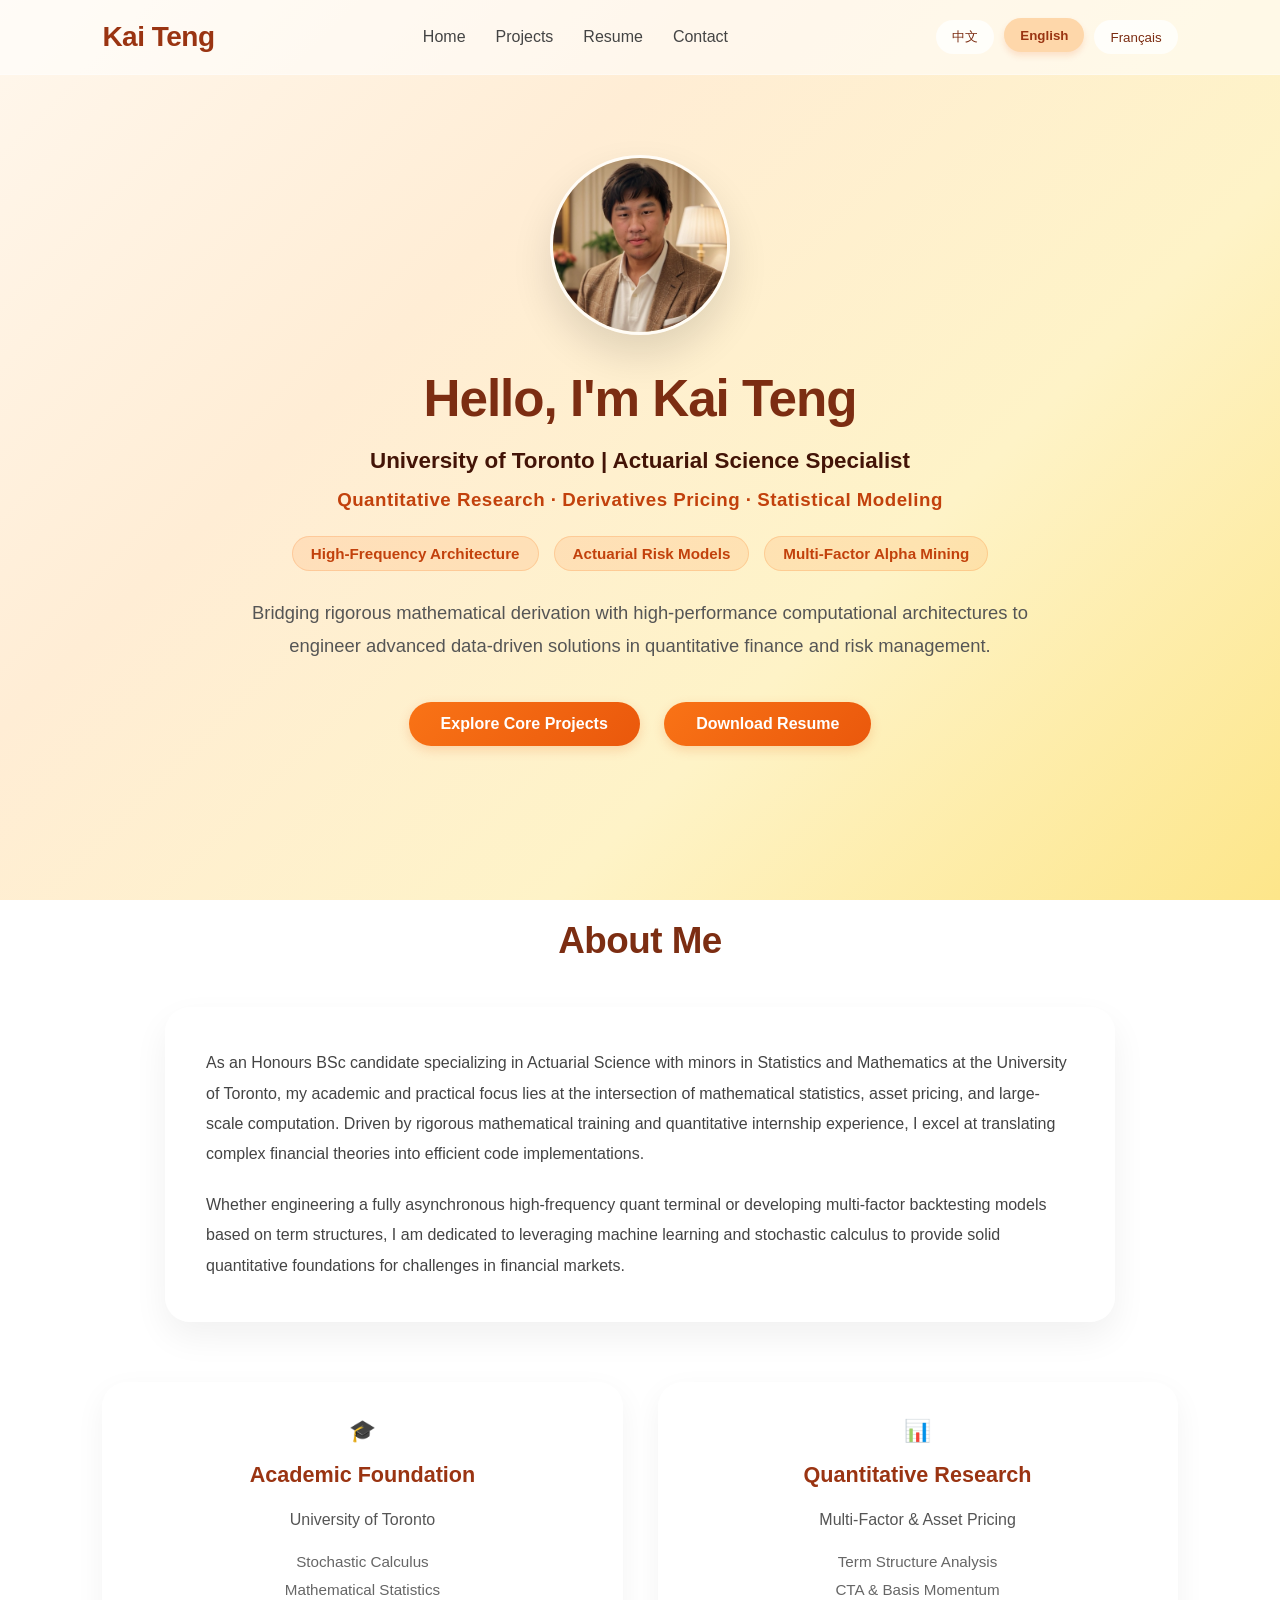
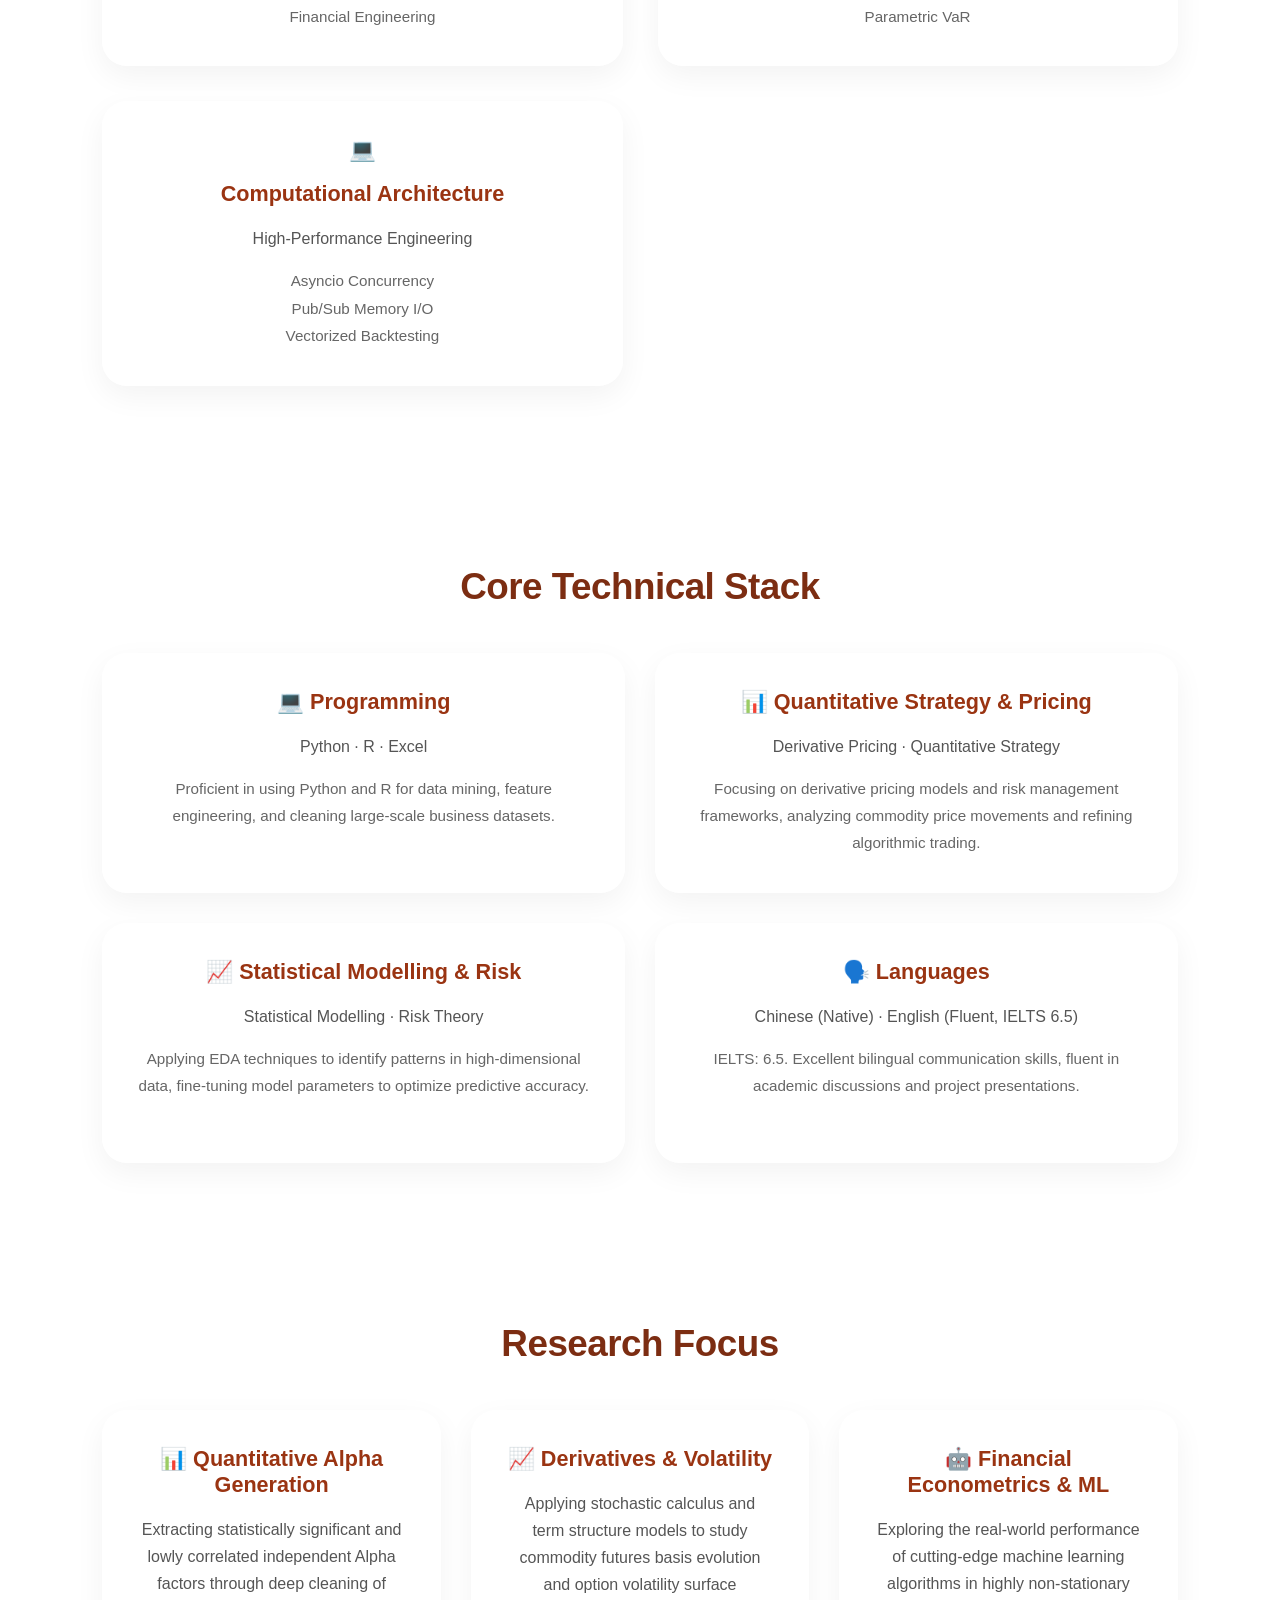
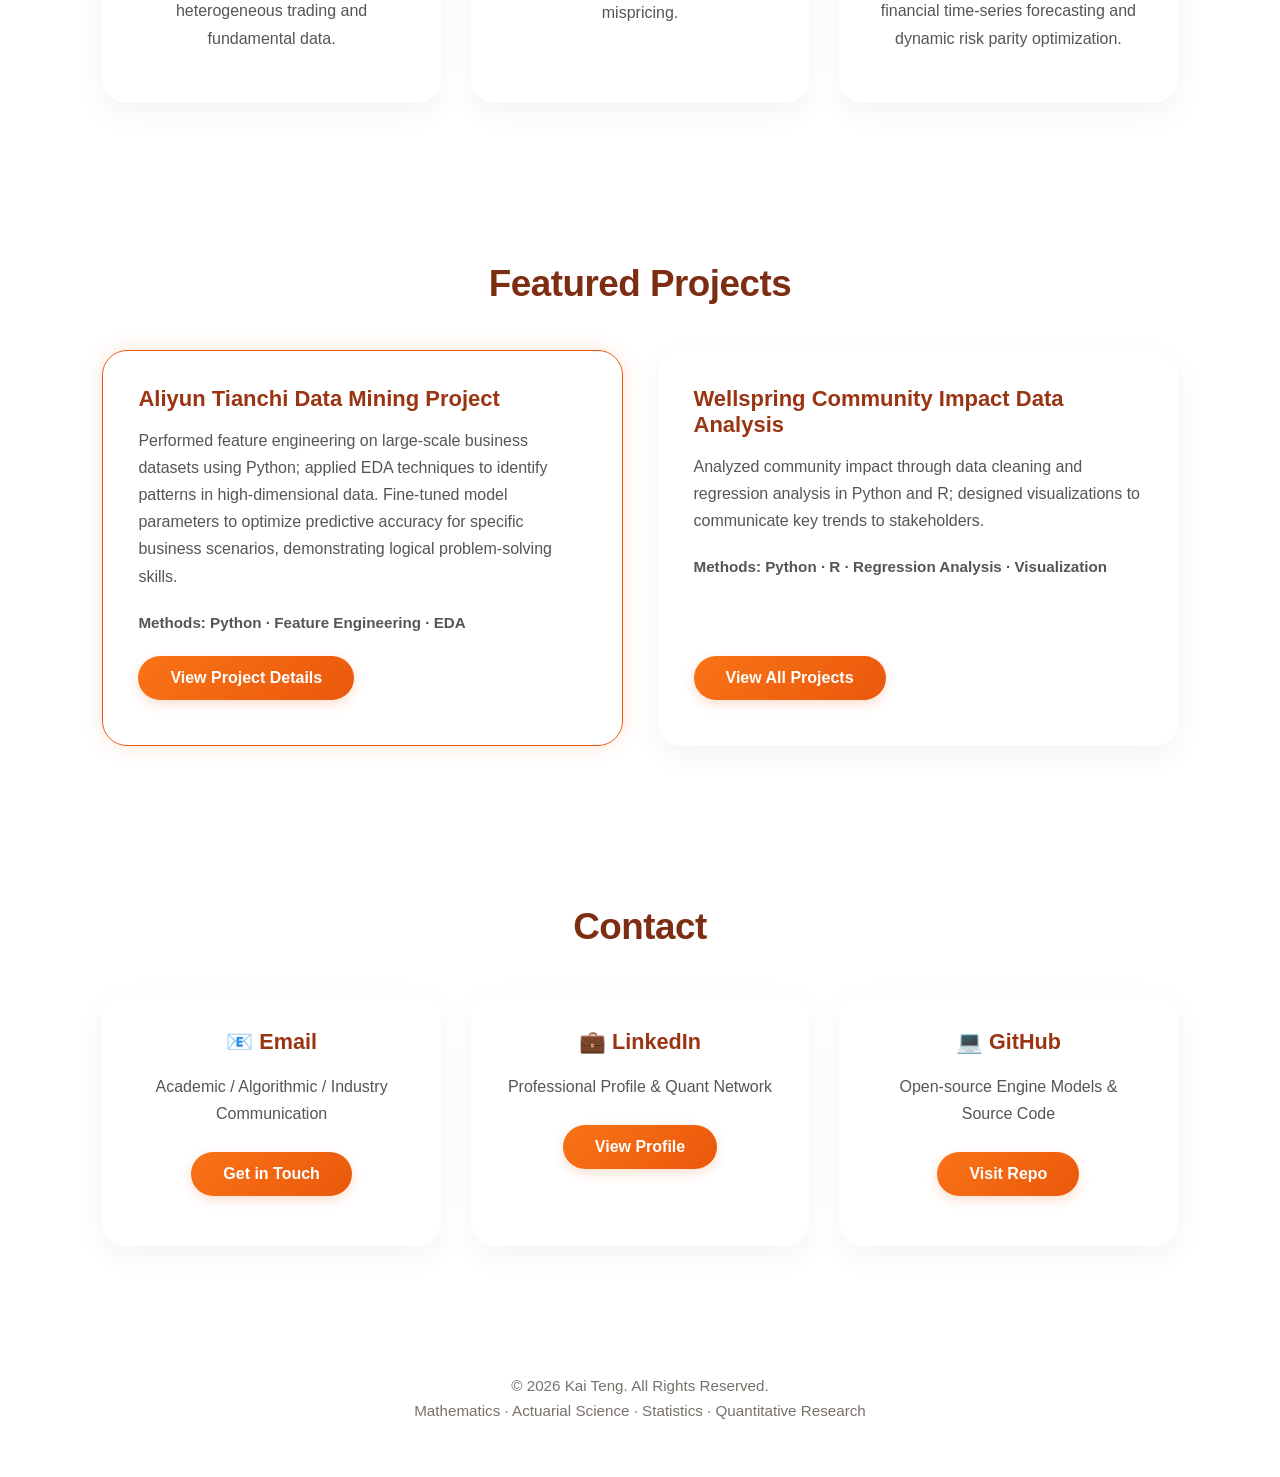
<file: index.html>
<!DOCTYPE html>
<html lang="en">
<head>
    <meta charset="UTF-8">
    <meta name="viewport" content="width=device-width, initial-scale=1.0">
    <title
        data-cn="滕凯 | 量化与精算作品集"
        data-en="Kai Teng | Quant & Actuarial Portfolio"
        data-fr="Kai Teng | Portfolio Quantitatif">
        Kai Teng | Quant & Actuarial Portfolio
    </title>

    <link rel="stylesheet" href="css/style.css">
    <link rel="stylesheet" href="css/animation.css">
    <link rel="stylesheet" href="css/responsive.css">
</head>

<body>

<!-- ==========================
     Navigation
=========================== -->
<header class="navbar">
    <div class="logo">Kai Teng</div>
    <nav>
        <ul class="nav-links">
            <li><a href="index.html" data-cn="首页" data-en="Home" data-fr="Accueil">Home</a></li>
            <li><a href="projects.html" data-cn="项目" data-en="Projects" data-fr="Projets">Projects</a></li>
            <li><a href="resume.html" data-cn="简历" data-en="Resume" data-fr="CV">Resume</a></li>
            <li><a href="contact.html" data-cn="联系" data-en="Contact" data-fr="Contact">Contact</a></li>
        </ul>
    </nav>
    <div class="language-switch">
        <button onclick="changeLanguage('cn')">中文</button>
        <button onclick="changeLanguage('en')">English</button>
        <button onclick="changeLanguage('fr')">Français</button>
    </div>
</header>

<!-- ==========================
     Hero Section
=========================== -->
<section class="hero reveal">
    <div class="hero-content">
        <img src="images/avatar.png" alt="Kai Teng" class="profile-img avatar-float">
        
        <h1 class="hero-title"
            data-cn="你好，我是滕凯"
            data-en="Hello, I'm Kai Teng"
            data-fr="Bonjour, je suis Kai Teng">
            Hello, I'm Kai Teng
        </h1>

        <h2 class="hero-subtitle"
            data-cn="多伦多大学 | 精算学专修学者"
            data-en="University of Toronto | Actuarial Science Specialist"
            data-fr="Université de Toronto | Spécialiste en Actuariat">
            University of Toronto | Actuarial Science Specialist
        </h2>

        <h3 class="hero-field"
            data-cn="量化研究 · 衍生品定价 · 统计建模"
            data-en="Quantitative Research · Derivatives Pricing · Statistical Modeling"
            data-fr="Recherche Quantitative · Tarification des Dérivés · Modélisation Statistique">
            Quantitative Research · Derivatives Pricing · Statistical Modeling
        </h3>

        <div class="hero-interests">
            <p data-cn="高频系统架构" data-en="High-Frequency Architecture" data-fr="Architecture Haute Fréquence">High-Frequency Architecture</p>
            <p data-cn="精算风控模型" data-en="Actuarial Risk Models" data-fr="Modèles de Risque Actuariel">Actuarial Risk Models</p>
            <p data-cn="多因子 Alpha 挖掘" data-en="Multi-Factor Alpha Mining" data-fr="Génération d'Alpha">Multi-Factor Alpha Mining</p>
        </div>

        <p class="hero-description"
            data-cn="深度融合严谨的数理推导与高效的计算底层，致力于在量化金融与风险管理领域构建先进的数据驱动工程解决方案。"
            data-en="Bridging rigorous mathematical derivation with high-performance computational architectures to engineer advanced data-driven solutions in quantitative finance and risk management."
            data-fr="Alliant dérivations mathématiques rigoureuses et architectures de calcul haute performance pour concevoir des solutions en finance quantitative.">
            Bridging rigorous mathematical derivation with high-performance computational architectures to engineer advanced data-driven solutions in quantitative finance and risk management.
        </p>

        <div class="hero-buttons">
            <a href="projects.html" class="btn glow-button"
               data-cn="探索核心项目"
               data-en="Explore Core Projects"
               data-fr="Explorer les Projets">
                Explore Core Projects
            </a>
            <a href="assets/documents/resume.pdf" target="_blank" class="btn"
               data-cn="下载完整简历"
               data-en="Download Resume"
               data-fr="Télécharger le CV">
                Download Resume
            </a>
        </div>
    </div>
</section>

<!-- ==========================
     About Me
=========================== -->
<section class="about reveal">
    <h2 class="section-title" data-cn="关于我" data-en="About Me" data-fr="À Propos de Moi">About Me</h2>

    <div class="info-box">
        <p data-cn="作为多伦多大学精算学专修、统计学与数学双辅修的理学士候选人，我的学术与实践核心聚焦于数理统计、资产定价与大规模数据计算的交叉领域。在严谨的数学训练与量化实习经验的驱动下，我擅长将复杂的金融理论转化为高效的代码实现。"
           data-en="As an Honours BSc candidate specializing in Actuarial Science with minors in Statistics and Mathematics at the University of Toronto, my academic and practical focus lies at the intersection of mathematical statistics, asset pricing, and large-scale computation. Driven by rigorous mathematical training and quantitative internship experience, I excel at translating complex financial theories into efficient code implementations."
           data-fr="En tant que candidat au BSc spécialisé en Actuariat avec des mineures en Statistiques et Mathématiques à l'Université de Toronto, mon expertise se situe à l'intersection des statistiques mathématiques, de l'évaluation des actifs et du calcul à grande échelle.">
           As an Honours BSc candidate specializing in Actuarial Science with minors in Statistics and Mathematics at the University of Toronto, my academic and practical focus lies at the intersection of mathematical statistics, asset pricing, and large-scale computation. Driven by rigorous mathematical training and quantitative internship experience, I excel at translating complex financial theories into efficient code implementations.
        </p>
        <p data-cn="无论是构建全异步的高频量化终端，还是开发基于期限结构的多因子回测模型，我都致力于运用前沿的机器学习算法与随机微积分理论，为金融市场中的挑战提供坚实的量化依据。"
           data-en="Whether engineering a fully asynchronous high-frequency quant terminal or developing multi-factor backtesting models based on term structures, I am dedicated to leveraging machine learning and stochastic calculus to provide solid quantitative foundations for challenges in financial markets."
           data-fr="Qu'il s'agisse d'ingénierie d'un terminal quantitatif asynchrone ou du développement de modèles de backtesting multi-facteurs, je m'engage à utiliser le machine learning et le calcul stochastique pour relever les défis financiers.">
           Whether engineering a fully asynchronous high-frequency quant terminal or developing multi-factor backtesting models based on term structures, I am dedicated to leveraging machine learning and stochastic calculus to provide solid quantitative foundations for challenges in financial markets.
        </p>
    </div>

    <div class="projects-grid about-grid">
        <div class="card">
            <h3>🎓</h3>
            <h3 data-cn="学术积淀" data-en="Academic Foundation" data-fr="Fondation Académique">Academic Foundation</h3>
            <p>University of Toronto</p>
            <span data-cn="随机微积分<br>数理统计<br>金融工程"
                  data-en="Stochastic Calculus<br>Mathematical Statistics<br>Financial Engineering"
                  data-fr="Calcul Stochastique<br>Statistiques Mathématiques<br>Ingénierie Financière">
                  Stochastic Calculus<br>Mathematical Statistics<br>Financial Engineering
            </span>
        </div>

        <div class="card">
            <h3>📊</h3>
            <h3 data-cn="量化研究" data-en="Quantitative Research" data-fr="Recherche Quantitative">Quantitative Research</h3>
            <p data-cn="多因子与资产定价" data-en="Multi-Factor & Asset Pricing" data-fr="Multi-Facteurs & Tarification">Multi-Factor & Asset Pricing</p>
            <span data-cn="期限结构分析<br>CTA 与基差动量<br>参数化 VaR 风控"
                  data-en="Term Structure Analysis<br>CTA & Basis Momentum<br>Parametric VaR"
                  data-fr="Analyse de Structure par Terme<br>CTA & Momentum de Base<br>VaR Paramétrique">
                  Term Structure Analysis<br>CTA & Basis Momentum<br>Parametric VaR
            </span>
        </div>

        <div class="card">
            <h3>💻</h3>
            <h3 data-cn="底层计算架构" data-en="Computational Architecture" data-fr="Architecture de Calcul">Computational Architecture</h3>
            <p data-cn="高性能工程实现" data-en="High-Performance Engineering" data-fr="Ingénierie Haute Performance">High-Performance Engineering</p>
            <span data-cn="Asyncio 并发网关<br>Pub/Sub 内存通信<br>向量化矩阵回测"
                  data-en="Asyncio Concurrency<br>Pub/Sub Memory I/O<br>Vectorized Backtesting"
                  data-fr="Concurrence Asyncio<br>E/S en Mémoire Pub/Sub<br>Backtesting Vectorisé">
                  Asyncio Concurrency<br>Pub/Sub Memory I/O<br>Vectorized Backtesting
            </span>
        </div>
    </div>
</section>

<!-- ==========================
     Technical Skills
=========================== -->
<section class="reveal skills-section">
    <h2 class="section-title" data-cn="核心技术栈" data-en="Core Technical Stack" data-fr="Pile Technique de Base">
        Core Technical Stack
    </h2>

    <div class="skills-grid">
        <div class="card skill-card">
            <h3>💻 Programming</h3>
            <p data-cn="Python · R · Excel" data-en="Python · R · Excel" data-fr="Python · R · Excel">Python · R · Excel</p>
            <span data-cn="精通使用 Python 与 R 进行数据挖掘、特征工程与大规模商业数据集的清洗和处理。"
                  data-en="Proficient in using Python and R for data mining, feature engineering, and cleaning large-scale business datasets."
                  data-fr="Compétent dans l'utilisation de Python et R pour l'exploration de données et le nettoyage.">
                  Proficient in using Python and R for data mining, feature engineering, and cleaning large-scale business datasets.
            </span>
        </div>

        <div class="card skill-card">
            <h3>📊 Quantitative Strategy & Pricing</h3>
            <p data-cn="衍生品定价 · 量化策略" data-en="Derivative Pricing · Quantitative Strategy" data-fr="Tarification des Dérivés · Stratégie Quantitative">Derivative Pricing · Quantitative Strategy</p>
            <span data-cn="重点关注衍生品定价模型和风险管理框架，能够分析商品价格走势并完善算法交易决策。"
                  data-en="Focusing on derivative pricing models and risk management frameworks, analyzing commodity price movements and refining algorithmic trading."
                  data-fr="Se concentrant sur les modèles de tarification des dérivés et les cadres de gestion des risques.">
                  Focusing on derivative pricing models and risk management frameworks, analyzing commodity price movements and refining algorithmic trading.
            </span>
        </div>

        <div class="card skill-card">
            <h3>📈 Statistical Modelling & Risk</h3>
            <p data-cn="统计建模 · 风险理论" data-en="Statistical Modelling · Risk Theory" data-fr="Modélisation Statistique · Théorie du Risque">Statistical Modelling · Risk Theory</p>
            <span data-cn="应用 EDA 技术识别高维数据中的模式，并微调模型参数以优化特定业务场景的预测准确性。"
                  data-en="Applying EDA techniques to identify patterns in high-dimensional data, fine-tuning model parameters to optimize predictive accuracy."
                  data-fr="Application de techniques d'EDA pour identifier des modèles dans des données à haute dimension.">
                  Applying EDA techniques to identify patterns in high-dimensional data, fine-tuning model parameters to optimize predictive accuracy.
            </span>
        </div>

        <div class="card skill-card">
            <h3>🗣️ Languages</h3>
            <p data-cn="中文 (Native) · 英文 (Fluent)" data-en="Chinese (Native) · English (Fluent, IELTS 6.5)" data-fr="Chinois (Natif) · Anglais (Courant)">Chinese (Native) · English (Fluent, IELTS 6.5)</p>
            <span data-cn="雅思 (IELTS): 6.5。具备出色的双语沟通能力，能够流畅地进行学术探讨与项目工作汇报。"
                  data-en="IELTS: 6.5. Excellent bilingual communication skills, fluent in academic discussions and project presentations."
                  data-fr="IELTS : 6.5. Excellentes compétences en communication bilingue.">
                  IELTS: 6.5. Excellent bilingual communication skills, fluent in academic discussions and project presentations.
            </span>
        </div>
    </div>
</section>

<!-- ==========================
     Research Interests
=========================== -->
<section class="reveal">
    <h2 class="section-title" data-cn="重点研究领域" data-en="Research Focus" data-fr="Domaines de Recherche">
        Research Focus
    </h2>

    <div class="research-grid">
        <div class="card research-card">
            <h3>📊 Quantitative Alpha Generation</h3>
            <p data-cn="通过深度清洗交易与基本面异构数据，挖掘具备统计显著性且低相关的独立 Alpha 因子。"
               data-en="Extracting statistically significant and lowly correlated independent Alpha factors through deep cleaning of heterogeneous trading and fundamental data."
               data-fr="Extraction de facteurs Alpha indépendants et statistiquement significatifs grâce au nettoyage approfondi des données hétérogènes.">
               Extracting statistically significant and lowly correlated independent Alpha factors through deep cleaning of heterogeneous trading and fundamental data.
            </p>
        </div>

        <div class="card research-card">
            <h3>📈 Derivatives & Volatility</h3>
            <p data-cn="利用随机微积分与期限结构模型，研究大宗商品期货基差演变及期权波动率曲面的定价失效机制。"
               data-en="Applying stochastic calculus and term structure models to study commodity futures basis evolution and option volatility surface mispricing."
               data-fr="Application du calcul stochastique et des modèles de structure par terme pour étudier l'évolution de la base des contrats à terme.">
               Applying stochastic calculus and term structure models to study commodity futures basis evolution and option volatility surface mispricing.
            </p>
        </div>

        <div class="card research-card">
            <h3>🤖 Financial Econometrics & ML</h3>
            <p data-cn="探索前沿机器学习算法在极度非平稳的金融时序预测与动态风险平价组合优化中的实战表现。"
               data-en="Exploring the real-world performance of cutting-edge machine learning algorithms in highly non-stationary financial time-series forecasting and dynamic risk parity optimization."
               data-fr="Exploration des performances des algorithmes d'apprentissage automatique de pointe dans la prévision de séries temporelles financières.">
               Exploring the real-world performance of cutting-edge machine learning algorithms in highly non-stationary financial time-series forecasting and dynamic risk parity optimization.
            </p>
        </div>
    </div>
</section>

<!-- ==========================
     Research Projects (同步至最新硬核项目)
=========================== -->
<section class="reveal">
    <h2 class="section-title" data-cn="精选研究与工程项目" data-en="Featured Projects" data-fr="Projets en Vedette">
        Featured Projects
    </h2>

    <div class="projects-grid">
        <!-- Project 1: Aliyun Tianchi -->
        <div class="card project-card" style="border: 1px solid #ea580c; box-shadow: 0 0 20px rgba(234, 88, 12, 0.15);">
            <h3 data-cn="Aliyun Tianchi 数据挖掘项目"
                data-en="Aliyun Tianchi Data Mining Project"
                data-fr="Projet d'Exploration de Données Aliyun Tianchi">
                Aliyun Tianchi Data Mining Project
            </h3>
            <p data-cn="使用 Python 对大规模商业数据集进行特征工程；应用 EDA 技术识别高维数据中的模式。微调模型参数，优化特定业务场景的预测准确性，展现逻辑解决问题能力。"
               data-en="Performed feature engineering on large-scale business datasets using Python; applied EDA techniques to identify patterns in high-dimensional data. Fine-tuned model parameters to optimize predictive accuracy for specific business scenarios, demonstrating logical problem-solving skills."
               data-fr="Ingénierie des caractéristiques sur des ensembles de données commerciales à grande échelle à l'aide de Python; application de techniques d'EDA.">
               Performed feature engineering on large-scale business datasets using Python; applied EDA techniques to identify patterns in high-dimensional data. Fine-tuned model parameters to optimize predictive accuracy for specific business scenarios, demonstrating logical problem-solving skills.
            </p>
            <p class="project-method"
               data-cn="方法：Python · 特征工程 · EDA"
               data-en="Methods: Python · Feature Engineering · EDA"
               data-fr="Méthodes : Python · Ingénierie des Caractéristiques · EDA">
               Methods: Python · Feature Engineering · EDA
            </p>
            <!-- 引导直接去专属落地页 -->
            <a href="projects.html" class="btn" style="background: linear-gradient(135deg, #f97316, #ea580c); color: white;"
               data-cn="查看项目详情"
               data-en="View Project Details"
               data-fr="Voir les détails">
                View Project Details
            </a>
        </div>

        <!-- Project 2: Wellspring -->
        <div class="card project-card">
            <h3 data-cn="Wellspring 社区影响数据分析"
                data-en="Wellspring Community Impact Data Analysis"
                data-fr="Analyse des Données d'Impact Communautaire Wellspring">
                Wellspring Community Impact Data Analysis
            </h3>
            <p data-cn="使用 Python 和 R 通过数据清理和回归分析来分析社区影响；设计可视化图表，向利益相关者传达关键趋势。"
               data-en="Analyzed community impact through data cleaning and regression analysis in Python and R; designed visualizations to communicate key trends to stakeholders."
               data-fr="Analyse de l'impact communautaire grâce au nettoyage des données et à l'analyse de régression en Python et R.">
               Analyzed community impact through data cleaning and regression analysis in Python and R; designed visualizations to communicate key trends to stakeholders.
            </p>
            <p class="project-method"
               data-cn="方法：Python · R · 回归分析 · 数据可视化"
               data-en="Methods: Python · R · Regression Analysis · Visualization"
               data-fr="Méthodes : Nettoyage de données · Analyse de régression">
               Methods: Python · R · Regression Analysis · Visualization
            </p>
            <a href="projects.html" class="btn"
               data-cn="浏览所有项目"
               data-en="View All Projects"
               data-fr="Voir tous les projets">
                View All Projects
            </a>
        </div>
    </div>
</section>

<!-- ==========================
     Contact
=========================== -->
<section class="reveal">
    <h2 class="section-title" data-cn="联系通道" data-en="Contact" data-fr="Contact">Contact</h2>

    <div class="contact-grid">
        <div class="card contact-card">
            <h3 data-cn="📧 核心邮箱" data-en="📧 Email" data-fr="📧 Email">📧 Email</h3>
            <p data-cn="学术探讨 / 算法交流 / 行业沟通" data-en="Academic / Algorithmic / Industry Communication" data-fr="Communication académique / Industrie">Academic / Algorithmic / Industry Communication</p>
            <a href="contact.html" class="btn" data-cn="发送邮件" data-en="Get in Touch" data-fr="Contacter">Get in Touch</a>
        </div>

        <div class="card contact-card">
            <h3 data-cn="💼 领英档案" data-en="💼 LinkedIn" data-fr="💼 LinkedIn">💼 LinkedIn</h3>
            <p data-cn="职业履历与全球量化网络" data-en="Professional Profile & Quant Network" data-fr="Profil Professionnel & Réseau">Professional Profile & Quant Network</p>
            <a href="contact.html" class="btn" data-cn="查看主页" data-en="View Profile" data-fr="Voir le profil">View Profile</a>
        </div>

        <div class="card contact-card">
            <h3 data-cn="💻 GitHub" data-en="💻 GitHub" data-fr="💻 GitHub">💻 GitHub</h3>
            <p data-cn="开源引擎模型与工程底层代码" data-en="Open-source Engine Models & Source Code" data-fr="Modèles Open-source & Code Source">Open-source Engine Models & Source Code</p>
            <a href="contact.html" class="btn" data-cn="访问仓库" data-en="Visit Repo" data-fr="Visiter le dépôt">Visit Repo</a>
        </div>
    </div>
</section>

<!-- ==========================
     Footer
=========================== -->
<footer>
    <p>© 2026 Kai Teng. All Rights Reserved.</p>
    <p data-cn="数学 · 精算科学 · 统计 · 量化研究"
       data-en="Mathematics · Actuarial Science · Statistics · Quantitative Research"
       data-fr="Mathématiques · Actuariat · Statistiques · Recherche Quantitative">
        Mathematics · Actuarial Science · Statistics · Quantitative Research
    </p>
</footer>

<!-- ==========================
     JavaScript
=========================== -->
<script src="js/language.js"></script>
<script src="js/reveal.js"></script>
<script src="js/effects.js"></script>
<script src="js/main.js"></script>

</body>
</html>
</file>
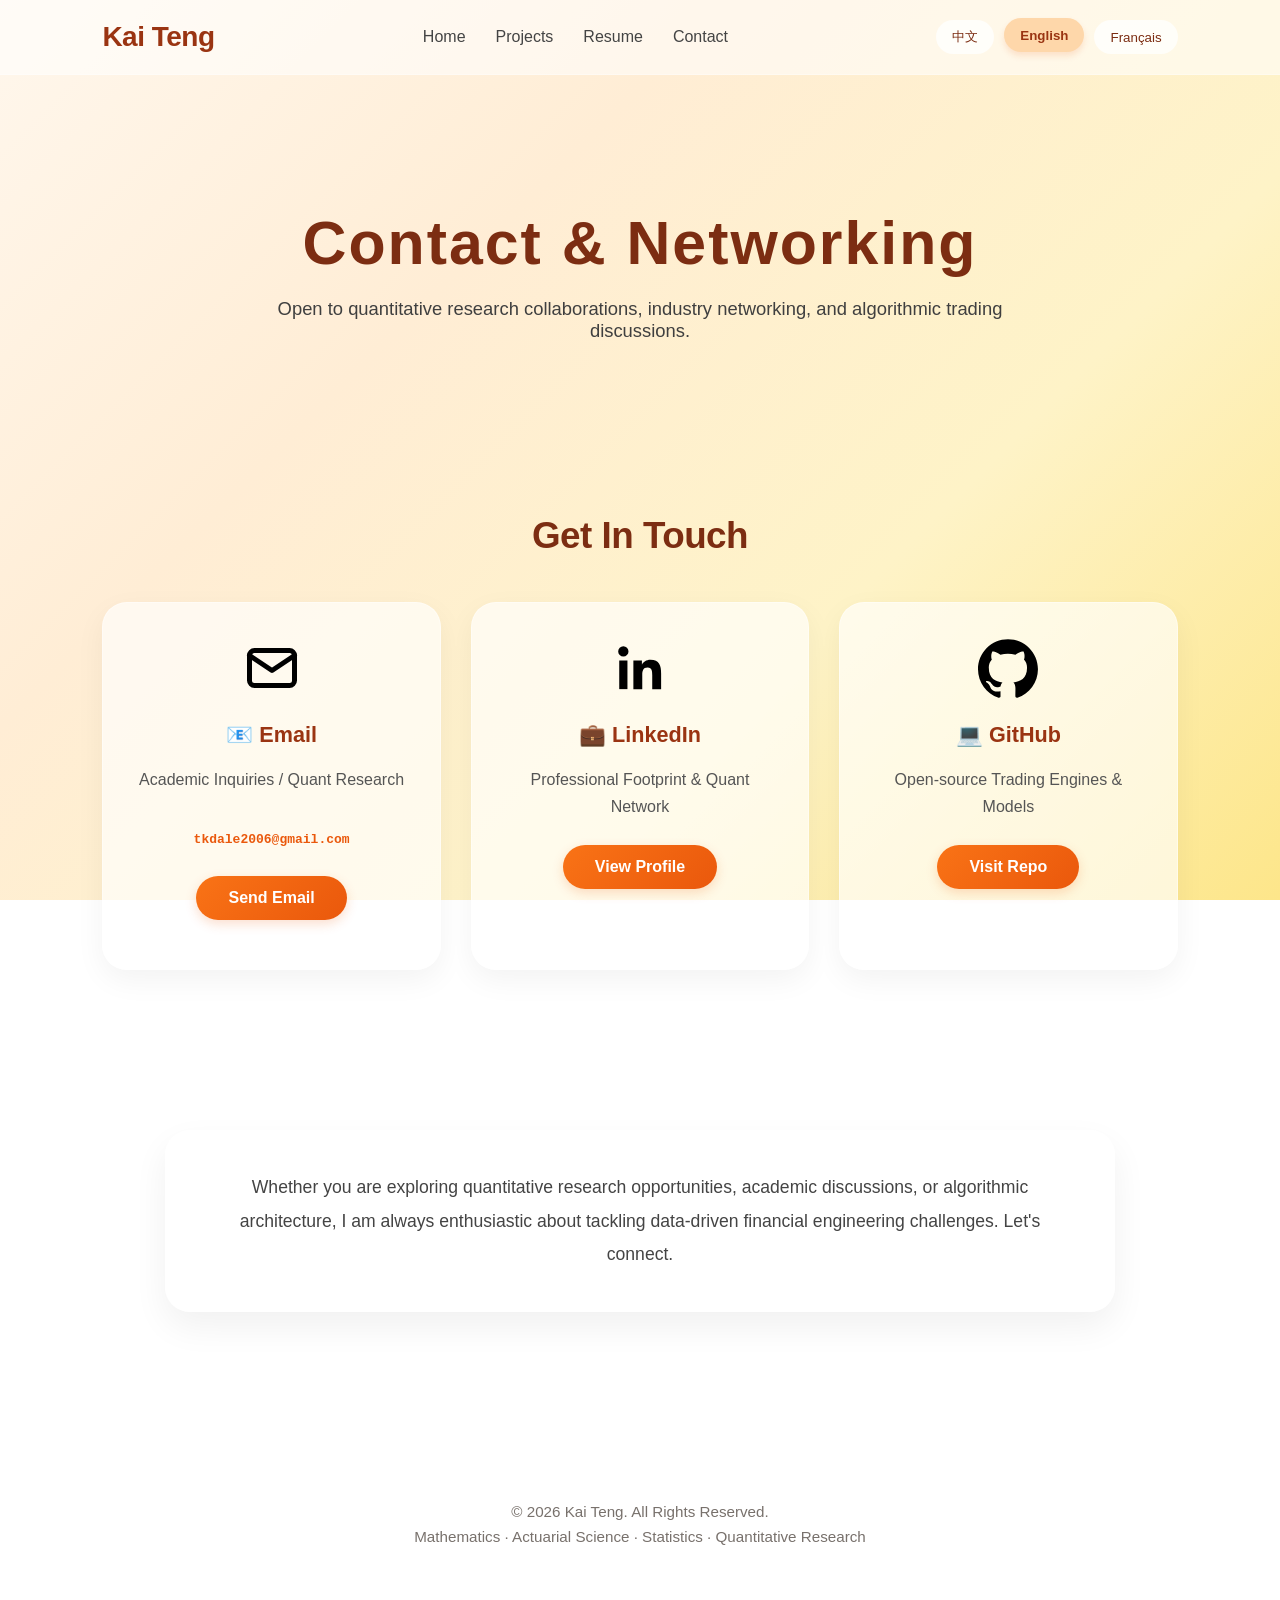
<file: contact.html>
<!DOCTYPE html>
<html lang="en">
<head>
    <meta charset="UTF-8">
    <meta name="viewport" content="width=device-width, initial-scale=1.0">
    <title
        data-cn="联系通道 | 滕凯"
        data-en="Contact | Kai Teng"
        data-fr="Contact | Kai Teng">
        Contact | Kai Teng
    </title>

    <link rel="stylesheet" href="css/style.css">
    <link rel="stylesheet" href="css/animation.css">
    <link rel="stylesheet" href="css/responsive.css">
</head>

<body>

<!-- =====================
     Navigation
===================== -->
<header class="navbar">
    <div class="logo">Kai Teng</div>

    <nav>
        <ul class="nav-links">
            <li><a href="index.html" data-cn="首页" data-en="Home" data-fr="Accueil">Home</a></li>
            <li><a href="projects.html" data-cn="项目" data-en="Projects" data-fr="Projets">Projects</a></li>
            <li><a href="resume.html" data-cn="简历" data-en="Resume" data-fr="CV">Resume</a></li>
            <li><a href="contact.html" data-cn="联系" data-en="Contact" data-fr="Contact">Contact</a></li>
        </ul>
    </nav>

    <div class="language-switch">
        <button onclick="changeLanguage('cn')">中文</button>
        <button onclick="changeLanguage('en')">English</button>
        <button onclick="changeLanguage('fr')">Français</button>
    </div>
</header>

<!-- =====================
     Contact Hero
===================== -->
<section class="hero reveal" style="min-height: 40vh; padding-top: 120px;">
    <div class="hero-content" style="max-width: 800px;">
        <h1 class="hero-title" style="font-size: 3.8rem; font-weight: 800; letter-spacing: 2px;"
            data-cn="联系通道"
            data-en="Contact & Networking"
            data-fr="Contact & Réseautage">
            Contact & Networking
        </h1>

        <p data-cn="欢迎交流量化研究合作、金融科技探讨以及行业资源对接。"
           data-en="Open to quantitative research collaborations, industry networking, and algorithmic trading discussions."
           data-fr="Ouvert aux collaborations de recherche quantitative, au réseautage et aux discussions sur le trading algorithmique."
           style="font-size: 1.15rem;">
           Open to quantitative research collaborations, industry networking, and algorithmic trading discussions.
        </p>
    </div>
</section>

<!-- =====================
     Contact Cards
===================== -->
<section class="reveal">
    <h2 class="section-title" data-cn="建立连接" data-en="Get In Touch" data-fr="Entrer en Contact">
        Get In Touch
    </h2>

    <!-- 使用 contact-grid 实现完美三列排版 -->
    <div class="contact-grid">

        <!-- Email -->
        <div class="card reveal contact-card">
            <img src="images/icons/email.svg" alt="Email" style="width:60px; margin-bottom:20px;">
            <h3 data-cn="📧 核心邮箱" data-en="📧 Email" data-fr="📧 Email">📧 Email</h3>
            <p data-cn="学术探讨 / 量化研究沟通" 
               data-en="Academic Inquiries / Quant Research" 
               data-fr="Recherche Quantitative / Académique"
               style="min-height: 48px;">
               Academic Inquiries / Quant Research
            </p>
            <p style="font-family: monospace; color: #ea580c; font-weight: bold;">tkdale2006@gmail.com</p>
            <a href="mailto:tkdale2006@gmail.com" class="btn" 
               data-cn="发送邮件" data-en="Send Email" data-fr="Envoyer un email">
               Send Email
            </a>
        </div>

        <!-- LinkedIn -->
        <div class="card reveal contact-card">
            <img src="images/icons/linkedin.svg" alt="LinkedIn" style="width:60px; margin-bottom:20px;">
            <h3 data-cn="💼 领英档案" data-en="💼 LinkedIn" data-fr="💼 LinkedIn">💼 LinkedIn</h3>
            <p data-cn="职业履历与全球量化金融网络" 
               data-en="Professional Footprint & Quant Network" 
               data-fr="Réseau Professionnel en Finance"
               style="min-height: 48px;">
               Professional Footprint & Quant Network
            </p>
            <a href="https://www.linkedin.com/in/kai-teng-8a265639a" class="btn" target="_blank" 
               data-cn="访问主页" data-en="View Profile" data-fr="Voir le profil">
               View Profile
            </a>
        </div>

        <!-- Github -->
        <div class="card reveal contact-card">
            <img src="images/icons/github.svg" alt="GitHub" style="width:60px; margin-bottom:20px;">
            <h3 data-cn="💻 GitHub" data-en="💻 GitHub" data-fr="💻 GitHub">💻 GitHub</h3>
            <p data-cn="开源量化引擎、回测框架与数理模型" 
               data-en="Open-source Trading Engines & Models" 
               data-fr="Moteurs de Trading Open-source"
               style="min-height: 48px;">
               Open-source Trading Engines & Models
            </p>
            <a href="https://github.com/TurkeyKai" class="btn" target="_blank" 
               data-cn="访问仓库" data-en="Visit Repo" data-fr="Visiter le dépôt">
               Visit Repo
            </a>
        </div>

    </div>
</section>

<!-- =====================
     Message Section
===================== -->
<section class="reveal">
    <div class="info-box" style="text-align: center;">
        <p data-cn="无论是量化投研机会、学术探讨还是底层算法构建，我始终对探索数据驱动的金融工程挑战保持极高的热情。期待与您的交流。"
           data-en="Whether you are exploring quantitative research opportunities, academic discussions, or algorithmic architecture, I am always enthusiastic about tackling data-driven financial engineering challenges. Let's connect."
           data-fr="Que vous exploriez des opportunités de recherche quantitative, des discussions académiques ou l'architecture algorithmique, je suis toujours enthousiaste à l'idée de relever des défis d'ingénierie financière. Connectons-nous."
           style="font-size: 1.1rem; margin-bottom: 0;">
           Whether you are exploring quantitative research opportunities, academic discussions, or algorithmic architecture, I am always enthusiastic about tackling data-driven financial engineering challenges. Let's connect.
        </p>
    </div>
</section>

<!-- =====================
     Footer
===================== -->
<footer>
    <p>© 2026 Kai Teng. All Rights Reserved.</p>
    <p data-cn="数学 · 精算科学 · 统计 · 量化研究"
       data-en="Mathematics · Actuarial Science · Statistics · Quantitative Research"
       data-fr="Mathématiques · Actuariat · Statistiques · Recherche Quantitative">
       Mathematics · Actuarial Science · Statistics · Quantitative Research
    </p>
</footer>

<script src="js/language.js"></script>
<script src="js/reveal.js"></script>
<script src="js/effects.js"></script>
<script src="js/main.js"></script>

</body>
</html>
</file>
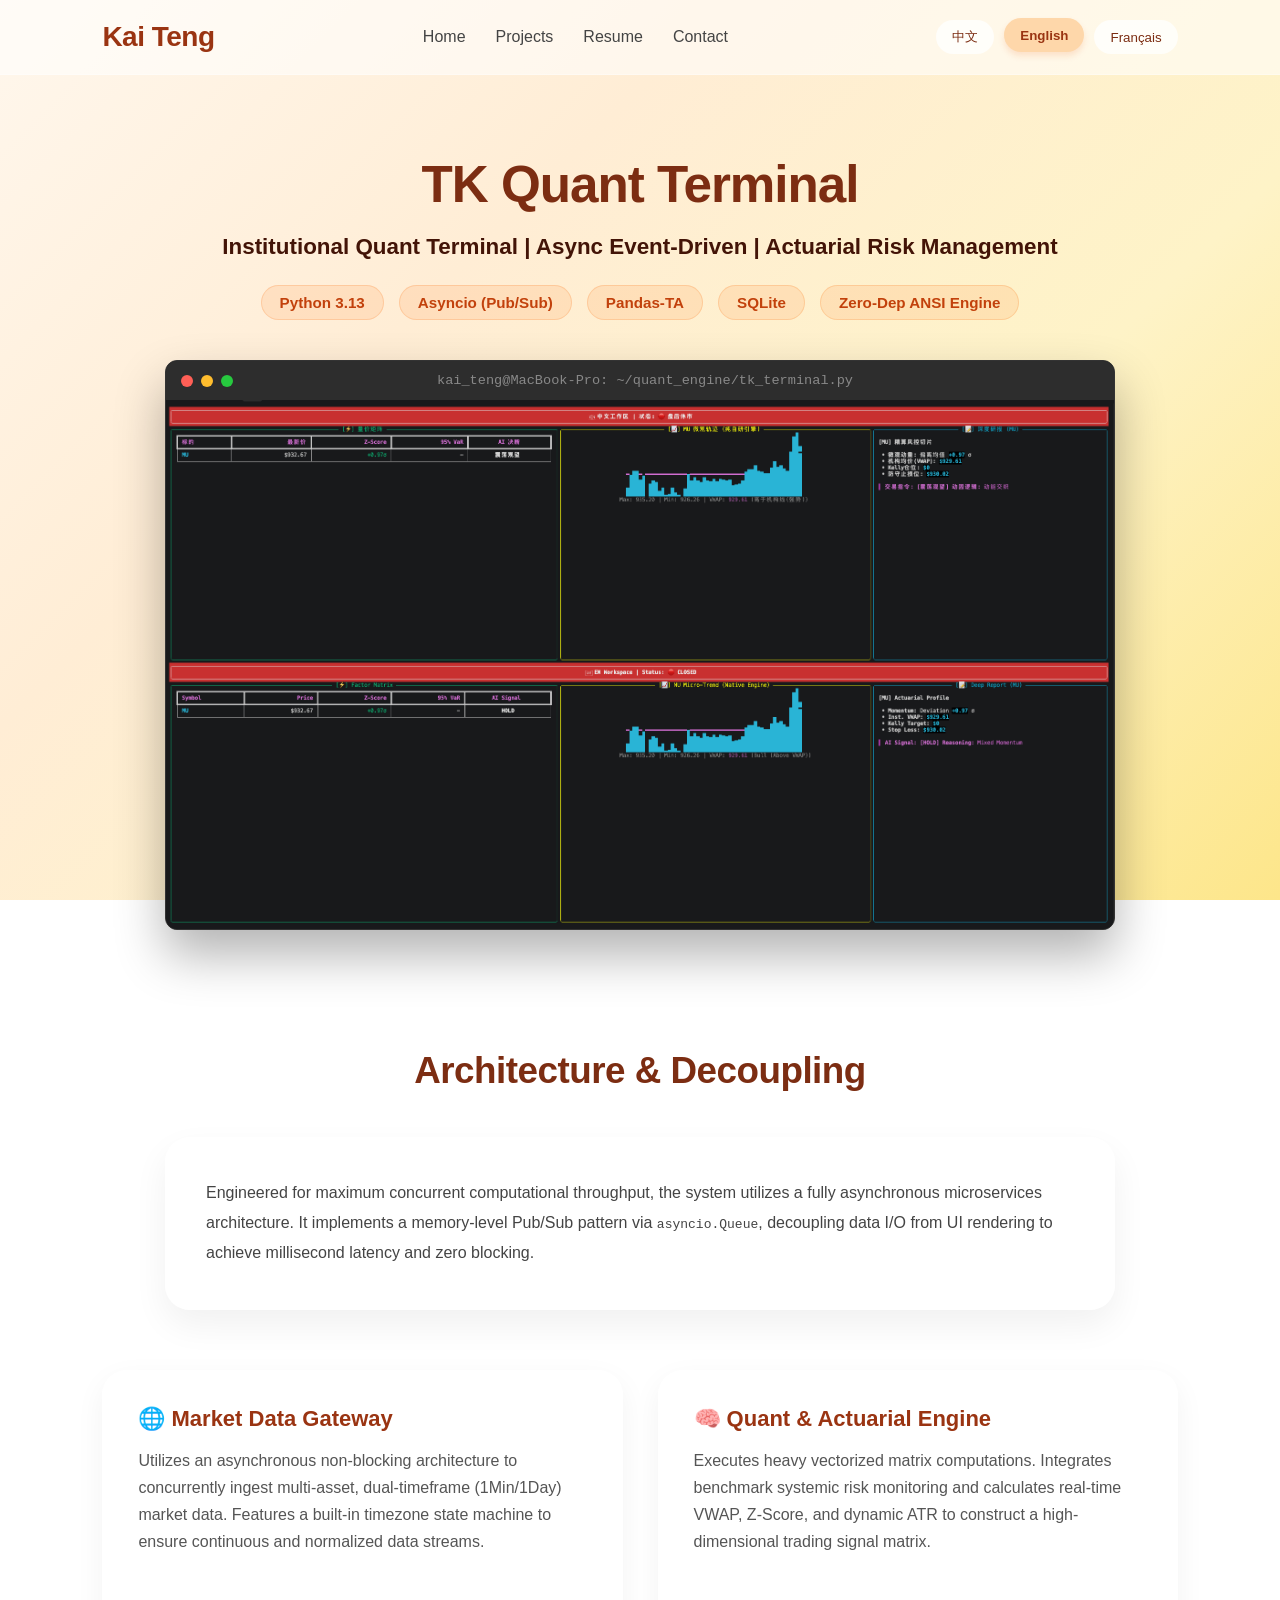
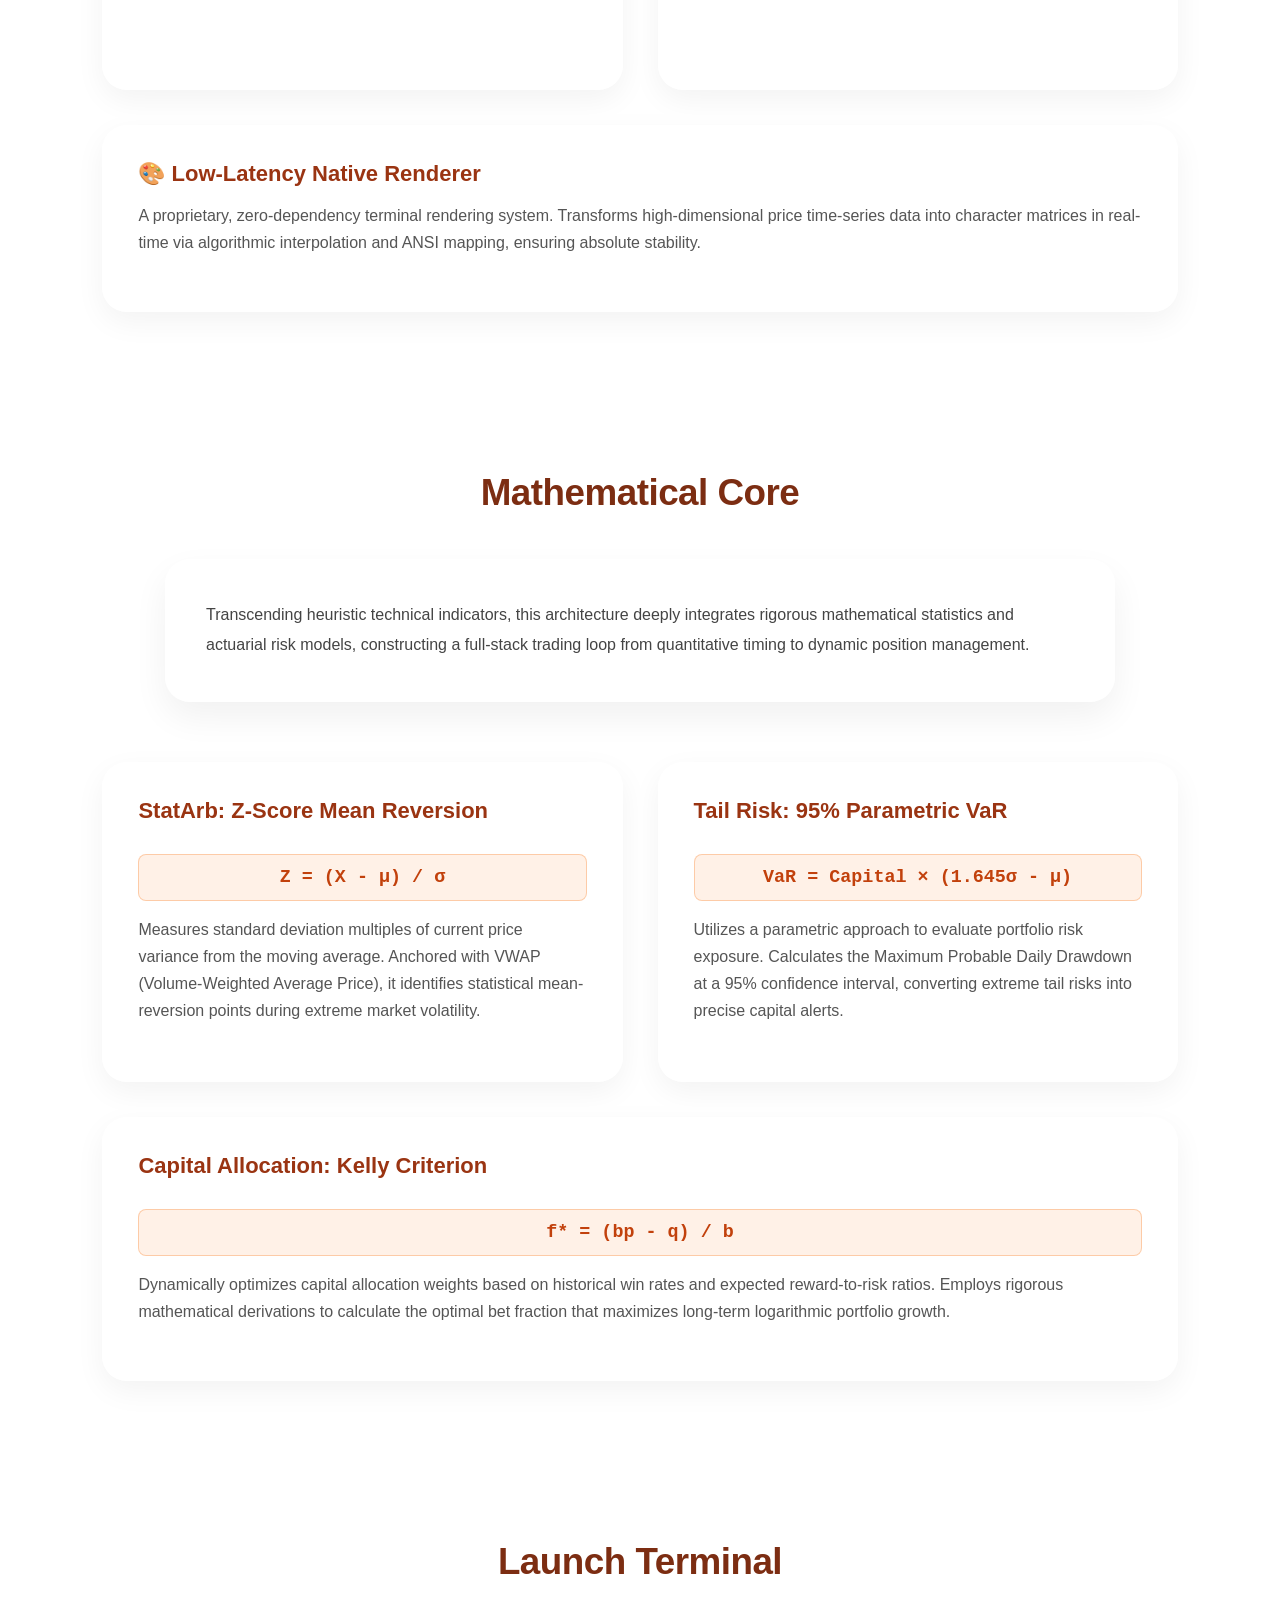
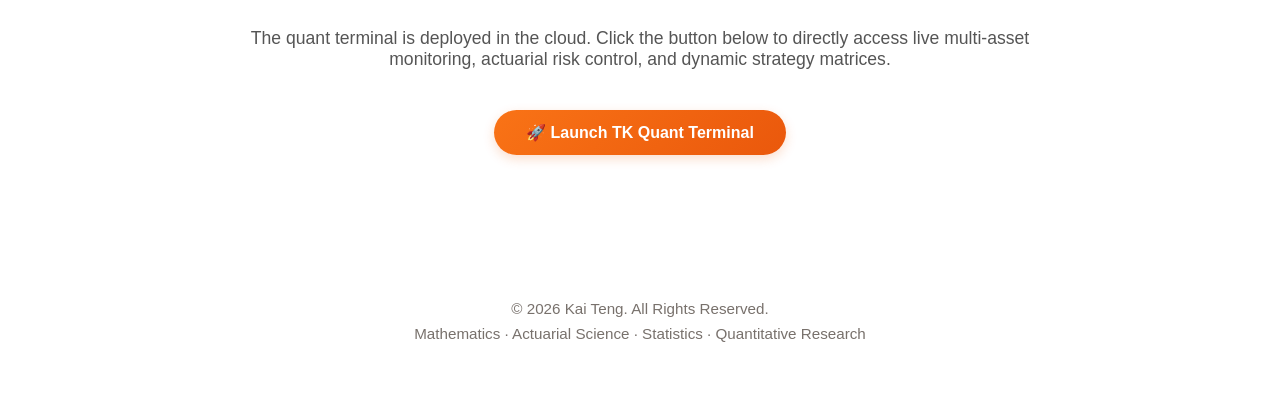
<file: project-judgment.html>
<!DOCTYPE html>
<html lang="en">
<head>
    <meta charset="UTF-8">
    <meta name="viewport" content="width=device-width, initial-scale=1.0">
    <title
        data-cn="项目详情 | TK 量化终端"
        data-en="TK Quant Terminal | Details"
        data-fr="TK Quant Terminal | Détails">
        TK Quant Terminal | Details
    </title>

    <link rel="stylesheet" href="css/style.css">
    <link rel="stylesheet" href="css/animation.css">
    <link rel="stylesheet" href="css/responsive.css">
    
    <!-- 针对终端窗口的自定义样式 (仅保留终端样式，背景与全局 style.css 保持一致) -->
    <style>
        /* Mac 终端模拟UI */
        .terminal-mockup {
            max-width: 950px;
            margin: 40px auto 0;
            background: #1e1e1e;
            border-radius: 12px;
            box-shadow: 0 25px 50px rgba(0,0,0,0.3);
            overflow: hidden;
            border: 1px solid #333;
        }
        .terminal-header {
            background: #2d2d2d;
            padding: 12px 15px;
            display: flex;
            align-items: center;
            gap: 8px;
        }
        .dot { width: 12px; height: 12px; border-radius: 50%; }
        .dot.red { background: #ff5f56; }
        .dot.yellow { background: #ffbd2e; }
        .dot.green { background: #27c93f; }
        .terminal-title {
            color: #888;
            font-size: 0.85rem;
            margin-left: auto;
            margin-right: auto;
            padding-right: 50px;
            font-family: 'Courier New', Courier, monospace;
        }
        .terminal-body {
            padding: 0;
        }
        .terminal-body img {
            width: 100%;
            display: block;
            opacity: 0.98;
        }
        /* 公式渲染优化，适配暖色主题 */
        .math-formula {
            font-family: 'Courier New', Courier, monospace;
            background: rgba(249, 115, 22, 0.1);
            border: 1px solid rgba(249, 115, 22, 0.3);
            padding: 12px;
            border-radius: 8px;
            font-size: 1.15rem;
            margin: 15px 0;
            text-align: center;
            color: #c2410c;
            font-weight: bold;
        }
    </style>
</head>

<body>

<!-- ==========================
     Navigation
=========================== -->
<header class="navbar">
    <div class="logo">Kai Teng</div>
    <nav>
        <ul class="nav-links">
            <li><a href="index.html" data-cn="首页" data-en="Home" data-fr="Accueil">Home</a></li>
            <li><a href="projects.html" data-cn="项目" data-en="Projects" data-fr="Projets">Projects</a></li>
            <li><a href="resume.html" data-cn="简历" data-en="Resume" data-fr="CV">Resume</a></li>
            <li><a href="contact.html" data-cn="联系" data-en="Contact" data-fr="Contact">Contact</a></li>
        </ul>
    </nav>
    <div class="language-switch">
        <button onclick="changeLanguage('cn')">中文</button>
        <button onclick="changeLanguage('en')">English</button>
        <button onclick="changeLanguage('fr')">Français</button>
    </div>
</header>

<!-- ==========================
     Project Hero & Terminal
=========================== -->
<section class="hero reveal" style="flex-direction: column; padding-bottom: 40px;">
    <div class="hero-content" style="max-width: 1000px;">
        <h1 class="hero-title" data-cn="TK 量化终端 (TK Quant Terminal)" data-en="TK Quant Terminal" data-fr="TK Quant Terminal">
            TK Quant Terminal
        </h1>
        
        <h2 class="hero-subtitle" 
           data-cn="机构级高频量化终端 | 全异步事件驱动 | 精算级风控体系" 
           data-en="Institutional Quant Terminal | Async Event-Driven | Actuarial Risk Management" 
           data-fr="Terminal Quantitatif Institutionnel | Asynchrone | Gestion des Risques Actuariels">
            Institutional Quant Terminal | Async Event-Driven | Actuarial Risk Management
        </h2>

        <div class="hero-interests">
            <p>Python 3.13</p>
            <p>Asyncio (Pub/Sub)</p>
            <p>Pandas-TA</p>
            <p>SQLite</p>
            <p>Zero-Dep ANSI Engine</p>
        </div>

        <div class="terminal-mockup reveal">
            <div class="terminal-header">
                <div class="dot red"></div>
                <div class="dot yellow"></div>
                <div class="dot green"></div>
                <div class="terminal-title">kai_teng@MacBook-Pro: ~/quant_engine/tk_terminal.py</div>
            </div>
            <div class="terminal-body">
                <!-- 替换为你实际的系统运行截图 -->
                <img src="images/projects/judgment-screenshot.jpg" alt="TK Quant Terminal View">
            </div>
        </div>
    </div>
</section>

<!-- ==========================
     Architecture Evolution
=========================== -->
<section class="reveal">
    <h2 class="section-title" data-cn="底层架构与微服务解耦" data-en="Architecture & Decoupling" data-fr="Architecture et Découplage">
        Architecture & Decoupling
    </h2>
    <div class="info-box">
        <p data-cn="为最大化高并发计算效能，本系统重构为全异步微服务架构。通过 <code>asyncio.Queue</code> 实现内存级发布/订阅 (Pub/Sub) 模式，彻底解耦数据 I/O 与前端渲染，确保毫秒级延迟与零阻塞执行。" 
           data-en="Engineered for maximum concurrent computational throughput, the system utilizes a fully asynchronous microservices architecture. It implements a memory-level Pub/Sub pattern via <code>asyncio.Queue</code>, decoupling data I/O from UI rendering to achieve millisecond latency and zero blocking." 
           data-fr="Conçu pour maximiser le débit de calcul concurrent, le système utilise une architecture de microservices asynchrone. Il implémente un modèle Pub/Sub en mémoire via <code>asyncio.Queue</code>, découplant les E/S de données du rendu UI pour une latence de l'ordre de la milliseconde.">
           Engineered for maximum concurrent computational throughput, the system utilizes a fully asynchronous microservices architecture. It implements a memory-level Pub/Sub pattern via <code>asyncio.Queue</code>, decoupling data I/O from UI rendering to achieve millisecond latency and zero blocking.
        </p>
    </div>

    <div class="projects-grid">
        <div class="card project-card">
            <h3 data-cn="🌐 高频数据网关" data-en="🌐 Market Data Gateway" data-fr="🌐 Passerelle de Données">🌐 Market Data Gateway</h3>
            <p data-cn="采用异步非阻塞架构，高频并发获取多资产跨周期 (1Min/1Day) 行情序列。内置时区验证与休市状态机，确保数据流的连续性与完整性。" 
               data-en="Utilizes an asynchronous non-blocking architecture to concurrently ingest multi-asset, dual-timeframe (1Min/1Day) market data. Features a built-in timezone state machine to ensure continuous and normalized data streams." 
               data-fr="Utilise une architecture asynchrone non bloquante pour ingérer simultanément des données de marché multi-actifs sur plusieurs échelles de temps. Intègre une machine à états de fuseau horaire.">
               Utilizes an asynchronous non-blocking architecture to concurrently ingest multi-asset, dual-timeframe (1Min/1Day) market data. Features a built-in timezone state machine to ensure continuous and normalized data streams.
            </p>
        </div>
        <div class="card project-card">
            <h3 data-cn="🧠 量化与精算引擎" data-en="🧠 Quant & Actuarial Engine" data-fr="🧠 Moteur Quant et Actuariel">🧠 Quant & Actuarial Engine</h3>
            <p data-cn="执行海量向量化矩阵运算。集成大盘基准系统风险监控，实时计算 VWAP、Z-Score 及动态 ATR，构建高维交易信号矩阵。" 
               data-en="Executes heavy vectorized matrix computations. Integrates benchmark systemic risk monitoring and calculates real-time VWAP, Z-Score, and dynamic ATR to construct a high-dimensional trading signal matrix." 
               data-fr="Exécute des calculs matriciels vectorisés lourds. Intègre la surveillance du risque systémique et calcule le VWAP en temps réel, le Z-Score et l'ATR dynamique pour construire une matrice de signaux.">
               Executes heavy vectorized matrix computations. Integrates benchmark systemic risk monitoring and calculates real-time VWAP, Z-Score, and dynamic ATR to construct a high-dimensional trading signal matrix.
            </p>
        </div>
        <div class="card project-card" style="grid-column: 1 / -1; min-height: auto;">
            <h3 data-cn="🎨 原生低延迟渲染器" data-en="🎨 Low-Latency Native Renderer" data-fr="🎨 Moteur de Rendu Natif">🎨 Low-Latency Native Renderer</h3>
            <p data-cn="完全自研的零依赖终端渲染系统。通过底层算法插值与 ANSI 字符映射，将高维价格时序数据实时投影为内存中的字符矩阵，确保极致稳定。" 
               data-en="A proprietary, zero-dependency terminal rendering system. Transforms high-dimensional price time-series data into character matrices in real-time via algorithmic interpolation and ANSI mapping, ensuring absolute stability." 
               data-fr="Un système de rendu de terminal propriétaire sans dépendance. Transforme les séries chronologiques de prix en matrices de caractères en temps réel via une interpolation algorithmique et un mappage ANSI.">
               A proprietary, zero-dependency terminal rendering system. Transforms high-dimensional price time-series data into character matrices in real-time via algorithmic interpolation and ANSI mapping, ensuring absolute stability.
            </p>
        </div>
    </div>
</section>

<!-- ==========================
     Mathematical Core
=========================== -->
<section class="reveal">
    <h2 class="section-title" data-cn="数理内核与量化模型" data-en="Mathematical Core" data-fr="Noyau Mathématique">
        Mathematical Core
    </h2>
    <div class="info-box">
        <p data-cn="摒弃传统的启发式技术指标，本项目深度融合严谨的数理统计与精算风险模型，构建从量化择时到动态仓位管理的全栈交易闭环。" 
           data-en="Transcending heuristic technical indicators, this architecture deeply integrates rigorous mathematical statistics and actuarial risk models, constructing a full-stack trading loop from quantitative timing to dynamic position management." 
           data-fr="Dépassant les indicateurs techniques heuristiques, ce projet intègre profondément des statistiques mathématiques rigoureuses et des modèles de risque actuariel, construisant une boucle de trading complète.">
           Transcending heuristic technical indicators, this architecture deeply integrates rigorous mathematical statistics and actuarial risk models, constructing a full-stack trading loop from quantitative timing to dynamic position management.
        </p>
    </div>

    <div class="projects-grid">
        <!-- Z-Score -->
        <div class="card project-card">
            <h3 data-cn="统计套利: Z-Score 均值回归" data-en="StatArb: Z-Score Mean Reversion" data-fr="Arbitrage Statistique : Z-Score">StatArb: Z-Score Mean Reversion</h3>
            <div class="math-formula">Z = (X - μ) / σ</div>
            <p data-cn="测算资产现价偏离移动均值的标准差倍数。结合 VWAP (成交量加权平均价) 构建锚点，精准捕捉极端市场波动中的统计学均值回归节点。" 
               data-en="Measures standard deviation multiples of current price variance from the moving average. Anchored with VWAP (Volume-Weighted Average Price), it identifies statistical mean-reversion points during extreme market volatility." 
               data-fr="Mesure les multiples d'écart type de la variance du prix actuel par rapport à la moyenne mobile. Ancré avec le VWAP, il identifie les points de réversion statistique à la moyenne lors d'une extrême volatilité.">
               Measures standard deviation multiples of current price variance from the moving average. Anchored with VWAP (Volume-Weighted Average Price), it identifies statistical mean-reversion points during extreme market volatility.
            </p>
        </div>

        <!-- VaR -->
        <div class="card project-card">
            <h3 data-cn="尾部风险: 95% 参数化 VaR" data-en="Tail Risk: 95% Parametric VaR" data-fr="Risque Extrême : VaR Paramétrique 95%">Tail Risk: 95% Parametric VaR</h3>
            <div class="math-formula">VaR = Capital × (1.645σ - μ)</div>
            <p data-cn="运用参数化方法评估投资组合风险敞口。在 95% 置信区间下，计算单日最大潜在损失，将极端的尾部风险转化为精确的资金回撤预警。" 
               data-en="Utilizes a parametric approach to evaluate portfolio risk exposure. Calculates the Maximum Probable Daily Drawdown at a 95% confidence interval, converting extreme tail risks into precise capital alerts." 
               data-fr="Utilise une approche paramétrique pour évaluer l'exposition au risque du portefeuille. Calcule la perte quotidienne potentielle maximale à un intervalle de confiance de 95%, convertissant les risques extrêmes en alertes de capital précises.">
               Utilizes a parametric approach to evaluate portfolio risk exposure. Calculates the Maximum Probable Daily Drawdown at a 95% confidence interval, converting extreme tail risks into precise capital alerts.
            </p>
        </div>

        <!-- Kelly -->
        <div class="card project-card" style="grid-column: 1 / -1; min-height: auto;">
            <h3 data-cn="资本配置: 凯利准则" data-en="Capital Allocation: Kelly Criterion" data-fr="Allocation de Capital : Critère de Kelly">Capital Allocation: Kelly Criterion</h3>
            <div class="math-formula">f* = (bp - q) / b</div>
            <p data-cn="基于策略历史胜率与预期盈亏比，动态优化资本配置权重。通过严格的数学推导，计算出最大化投资组合长期对数收益率的最优下注分数。" 
               data-en="Dynamically optimizes capital allocation weights based on historical win rates and expected reward-to-risk ratios. Employs rigorous mathematical derivations to calculate the optimal bet fraction that maximizes long-term logarithmic portfolio growth." 
               data-fr="Optimise dynamiquement les pondérations d'allocation de capital en fonction des taux de réussite historiques et des ratios risque-récompense attendus. Utilise des dérivations mathématiques pour calculer la fraction de pari optimale.">
               Dynamically optimizes capital allocation weights based on historical win rates and expected reward-to-risk ratios. Employs rigorous mathematical derivations to calculate the optimal bet fraction that maximizes long-term logarithmic portfolio growth.
            </p>
        </div>
    </div>
</section>

<!-- ==========================
     Call To Action (在线体验)
=========================== -->
<section class="reveal" style="text-align: center; padding-bottom: 80px;">
    <h2 class="section-title" data-cn="启动终端" data-en="Launch Terminal" data-fr="Lancer le Terminal">Launch Terminal</h2>
    <p style="margin-bottom: 30px; color: #555; font-size: 1.1rem; max-width: 800px; margin-left: auto; margin-right: auto;" 
       data-cn="该量化终端已部署至云端。您可以直接点击下方按钮，在线体验多资产实时监控、精算风控模型与动态策略矩阵。" 
       data-en="The quant terminal is deployed in the cloud. Click the button below to directly access live multi-asset monitoring, actuarial risk control, and dynamic strategy matrices." 
       data-fr="Le terminal quantitatif est déployé dans le cloud. Cliquez sur le bouton ci-dessous pour accéder directement à la surveillance multi-actifs et à l'analyse de stratégie.">
       The quant terminal is deployed in the cloud. Click the button below to directly access live multi-asset monitoring, actuarial risk control, and dynamic strategy matrices.
    </p>
    <a href="https://tk-quant.streamlit.app/" target="_blank" class="btn glow-button" 
       data-cn="🚀 立即访问 TK 量化终端" 
       data-en="🚀 Launch TK Quant Terminal" 
       data-fr="🚀 Lancer TK Quant Terminal">
        🚀 Launch TK Quant Terminal
    </a>
</section>

<!-- ==========================
     Footer
=========================== -->
<footer>
    <p>© 2026 Kai Teng. All Rights Reserved.</p>
    <p data-cn="数学 · 精算 · 统计 · 量化研究" data-en="Mathematics · Actuarial Science · Statistics · Quantitative Research" data-fr="Mathématiques · Actuariat · Statistiques · Recherche Quantitative">
        Mathematics · Actuarial Science · Statistics · Quantitative Research
    </p>
</footer>

<script src="js/language.js"></script>
<script src="js/reveal.js"></script>
<script src="js/effects.js"></script>
<script src="js/main.js"></script>

</body>
</html>
</file>
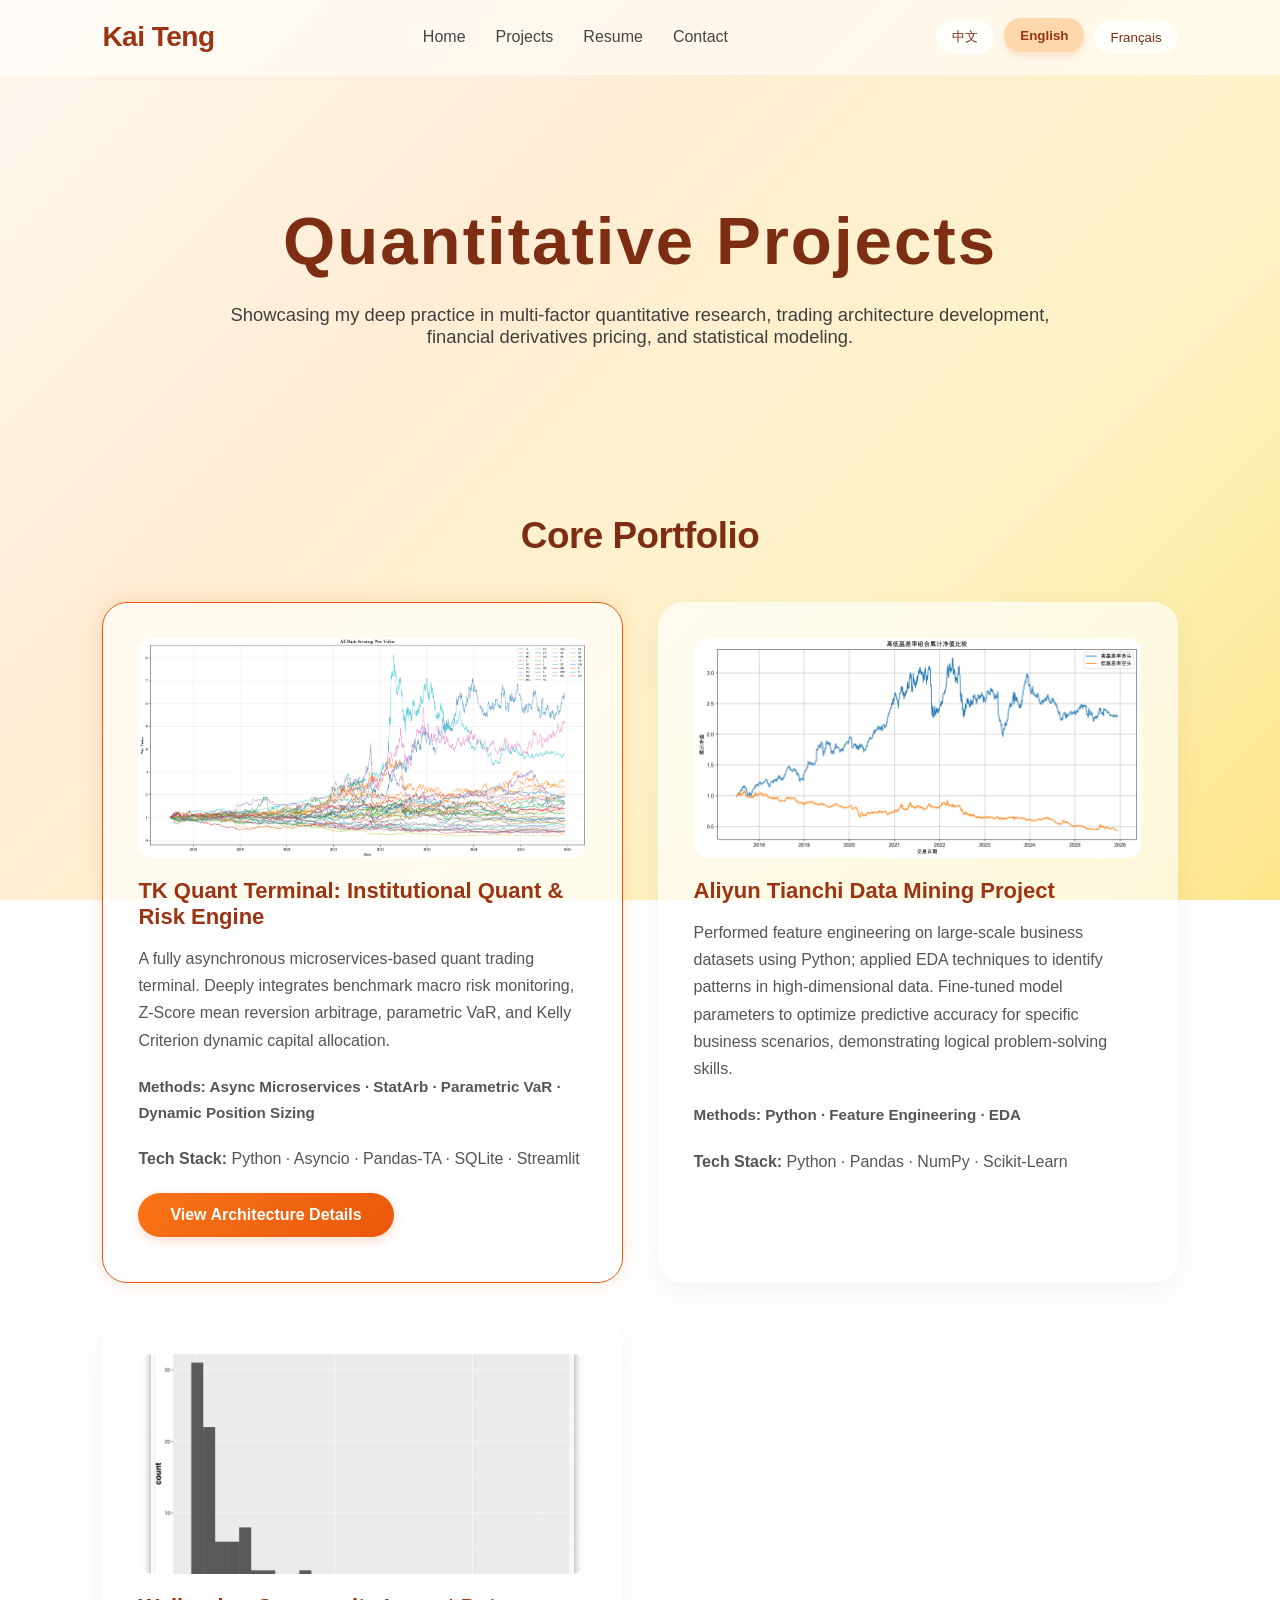
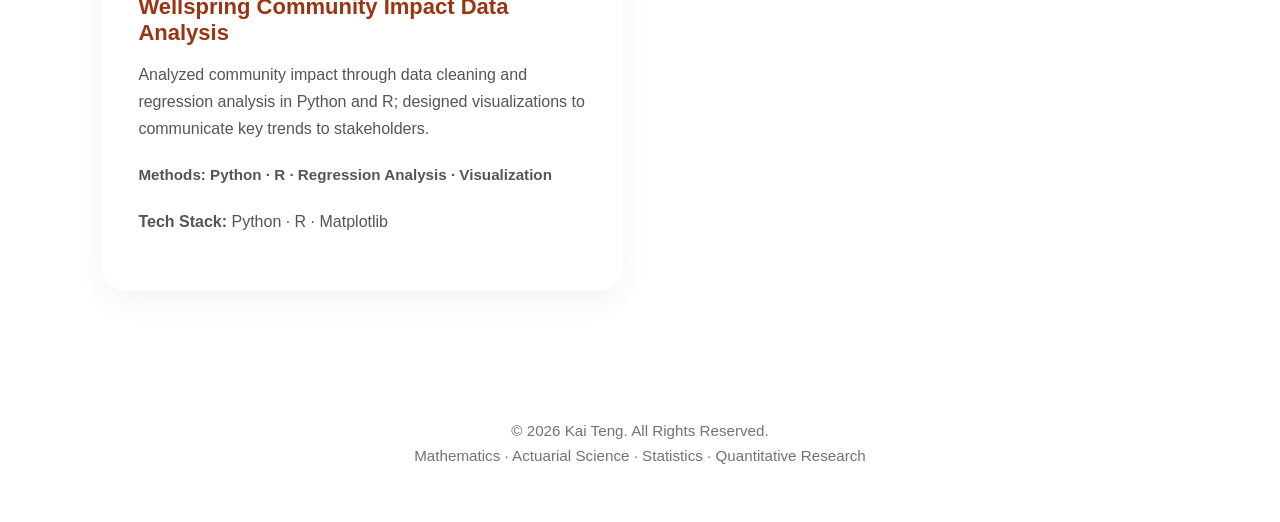
<file: projects.html>
<!DOCTYPE html>
<html lang="en">
<head>
    <meta charset="UTF-8">
    <meta name="viewport" content="width=device-width, initial-scale=1.0">
    <title
        data-cn="项目展示 | 滕凯"
        data-en="Projects | Kai Teng"
        data-fr="Projets | Kai Teng">
        Projects | Kai Teng
    </title>
    <link rel="stylesheet" href="css/style.css">
    <link rel="stylesheet" href="css/animation.css">
    <link rel="stylesheet" href="css/responsive.css">
</head>

<body>

<!-- ==========================
     Navigation
=========================== -->
<header class="navbar">
    <div class="logo">Kai Teng</div>

    <nav>
        <ul class="nav-links">
            <li><a href="index.html" data-cn="首页" data-en="Home" data-fr="Accueil">Home</a></li>
            <li><a href="projects.html" data-cn="项目" data-en="Projects" data-fr="Projets" class="active">Projects</a></li>
            <li><a href="resume.html" data-cn="简历" data-en="Resume" data-fr="CV">Resume</a></li>
            <li><a href="contact.html" data-cn="联系" data-en="Contact" data-fr="Contact">Contact</a></li>
        </ul>
    </nav>

    <div class="language-switch">
        <button onclick="changeLanguage('cn')">中文</button>
        <button onclick="changeLanguage('en')">English</button>
        <button onclick="changeLanguage('fr')">Français</button>
    </div>
</header>

<!-- ==========================
     Hero
=========================== -->
<section class="hero reveal" style="min-height: 40vh; padding-top: 120px;">
    <div class="hero-content">
        <!-- 放大标题字体、加粗并增加字间距 -->
        <h1 class="hero-title" style="font-size: 4.2rem; font-weight: 800; letter-spacing: 2px; margin-bottom: 25px;" 
            data-cn="我的量化项目" 
            data-en="Quantitative Projects" 
            data-fr="Projets Quantitatifs">
            Quantitative Projects
        </h1>
        <p data-cn="展示我在多因子量化研究、底层交易架构开发、金融衍生品定价及统计建模领域的深度实践。"
           data-en="Showcasing my deep practice in multi-factor quantitative research, trading architecture development, financial derivatives pricing, and statistical modeling."
           data-fr="Présentation de ma pratique approfondie en recherche quantitative multi-facteurs, architecture de trading, et modélisation statistique."
           style="font-size: 1.15rem;">
           Showcasing my deep practice in multi-factor quantitative research, trading architecture development, financial derivatives pricing, and statistical modeling.
        </p>
    </div>
</section>

<!-- ==========================
     Projects
=========================== -->
<section class="reveal">
    <h2 class="section-title" data-cn="核心资产组合" data-en="Core Portfolio" data-fr="Portefeuille Principal">
        Core Portfolio
    </h2>

    <div class="projects-grid">

        <!-- Project 0: TK Quant Terminal (Flagship) -->
        <div class="project-card" style="border: 1px solid #ea580c; box-shadow: 0 0 20px rgba(234, 88, 12, 0.15);">
            <!-- 添加了正确的量化图表路径 -->
            <img src="images/projects/project1.png" alt="TK Quant Terminal" style="width: 100%; height: 220px; object-fit: cover; border-radius: 15px; margin-bottom: 20px;">
            
            <h3 data-cn="TK 量化终端：机构级高频风控引擎" 
                data-en="TK Quant Terminal: Institutional Quant & Risk Engine" 
                data-fr="TK Quant Terminal: Moteur Quantitatif Institutionnel">
                TK Quant Terminal: Institutional Quant & Risk Engine
            </h3>
            <p data-cn="采用全异步微服务架构开发的量化交易终端。深度集成大盘宏观基准风控、Z-Score 均值回归套利、参数化 VaR 以及 Kelly 准则动态资金配置。"
               data-en="A fully asynchronous microservices-based quant trading terminal. Deeply integrates benchmark macro risk monitoring, Z-Score mean reversion arbitrage, parametric VaR, and Kelly Criterion dynamic capital allocation."
               data-fr="Un terminal de trading quantitatif basé sur des microservices asynchrones. Intègre la surveillance du risque macro, l'arbitrage Z-Score, la VaR paramétrique et l'allocation de capital via le critère de Kelly.">
               A fully asynchronous microservices-based quant trading terminal. Deeply integrates benchmark macro risk monitoring, Z-Score mean reversion arbitrage, parametric VaR, and Kelly Criterion dynamic capital allocation.
            </p>
            <p class="project-method"
               data-cn="方法：异步微服务架构 · 统计套利 · 参数化 VaR · 动态仓位"
               data-en="Methods: Async Microservices · StatArb · Parametric VaR · Dynamic Position Sizing"
               data-fr="Méthodes: Microservices Asynchrones · StatArb · VaR Paramétrique">
               Methods: Async Microservices · StatArb · Parametric VaR · Dynamic Position Sizing
            </p>
            <p>
                <strong>Tech Stack:</strong> Python · Asyncio · Pandas-TA · SQLite · Streamlit
            </p>
            <a href="project-judgment.html" class="btn" style="background: linear-gradient(135deg, #f97316, #ea580c); color: white;"
               data-cn="查看架构详情"
               data-en="View Architecture Details"
               data-fr="Voir les détails de l'architecture">
                View Architecture Details
            </a>
        </div>

        <!-- Project 1: Aliyun Tianchi -->
        <div class="project-card">
            <!-- 添加了基差回测图表路径 -->
            <img src="images/projects/project2.png" alt="Aliyun Tianchi Project" style="width: 100%; height: 220px; object-fit: cover; border-radius: 15px; margin-bottom: 20px;">
            
            <h3 data-cn="Aliyun Tianchi 数据挖掘项目" 
                data-en="Aliyun Tianchi Data Mining Project" 
                data-fr="Projet d'Exploration de Données Aliyun Tianchi">
                Aliyun Tianchi Data Mining Project
            </h3>
            <p data-cn="使用 Python 对大规模商业数据集进行特征工程；应用 EDA 技术识别高维数据中的模式。微调模型参数，优化特定业务场景的预测准确性，展现逻辑解决问题能力。"
               data-en="Performed feature engineering on large-scale business datasets using Python; applied EDA techniques to identify patterns in high-dimensional data. Fine-tuned model parameters to optimize predictive accuracy for specific business scenarios, demonstrating logical problem-solving skills."
               data-fr="Ingénierie des caractéristiques sur des ensembles de données commerciales à grande échelle à l'aide de Python; application de techniques d'EDA.">
               Performed feature engineering on large-scale business datasets using Python; applied EDA techniques to identify patterns in high-dimensional data. Fine-tuned model parameters to optimize predictive accuracy for specific business scenarios, demonstrating logical problem-solving skills.
            </p>
            <p class="project-method"
               data-cn="方法：Python · 特征工程 · EDA"
               data-en="Methods: Python · Feature Engineering · EDA"
               data-fr="Méthodes : Python · Ingénierie des Caractéristiques · EDA">
               Methods: Python · Feature Engineering · EDA
            </p>
            <p>
                <strong>Tech Stack:</strong> Python · Pandas · NumPy · Scikit-Learn
            </p>
        </div>

        <!-- Project 2: Wellspring -->
        <div class="project-card">
            <!-- 添加了早期个人网站截图路径 -->
            <img src="images/projects/project3.png" alt="Wellspring Project" style="width: 100%; height: 220px; object-fit: cover; border-radius: 15px; margin-bottom: 20px;">
            
            <h3 data-cn="Wellspring 社区影响数据分析" 
                data-en="Wellspring Community Impact Data Analysis" 
                data-fr="Analyse des Données d'Impact Communautaire Wellspring">
                Wellspring Community Impact Data Analysis
            </h3>
            <p data-cn="使用 Python 和 R 通过数据清理和回归分析来分析社区影响；设计可视化图表，向利益相关者传达关键趋势。"
               data-en="Analyzed community impact through data cleaning and regression analysis in Python and R; designed visualizations to communicate key trends to stakeholders."
               data-fr="Analyse de l'impact communautaire grâce au nettoyage des données et à l'analyse de régression en Python et R.">
               Analyzed community impact through data cleaning and regression analysis in Python and R; designed visualizations to communicate key trends to stakeholders.
            </p>
            <p class="project-method"
               data-cn="方法：Python · R · 回归分析 · 数据可视化"
               data-en="Methods: Python · R · Regression Analysis · Visualization"
               data-fr="Méthodes : Nettoyage de données · Analyse de régression">
               Methods: Python · R · Regression Analysis · Visualization
            </p>
            <p>
                <strong>Tech Stack:</strong> Python · R · Matplotlib
            </p>
        </div>

    </div>
</section>

<!-- ==========================
     Footer
=========================== -->
<footer>
    <p>© 2026 Kai Teng. All Rights Reserved.</p>
    <p data-cn="数学 · 精算科学 · 统计 · 量化研究"
       data-en="Mathematics · Actuarial Science · Statistics · Quantitative Research"
       data-fr="Mathématiques · Actuariat · Statistiques · Recherche Quantitative">
        Mathematics · Actuarial Science · Statistics · Quantitative Research
    </p>
</footer>

<script src="js/language.js"></script>
<script src="js/reveal.js"></script>
<script src="js/effects.js"></script>
<script src="js/main.js"></script>

</body>
</html>
</file>
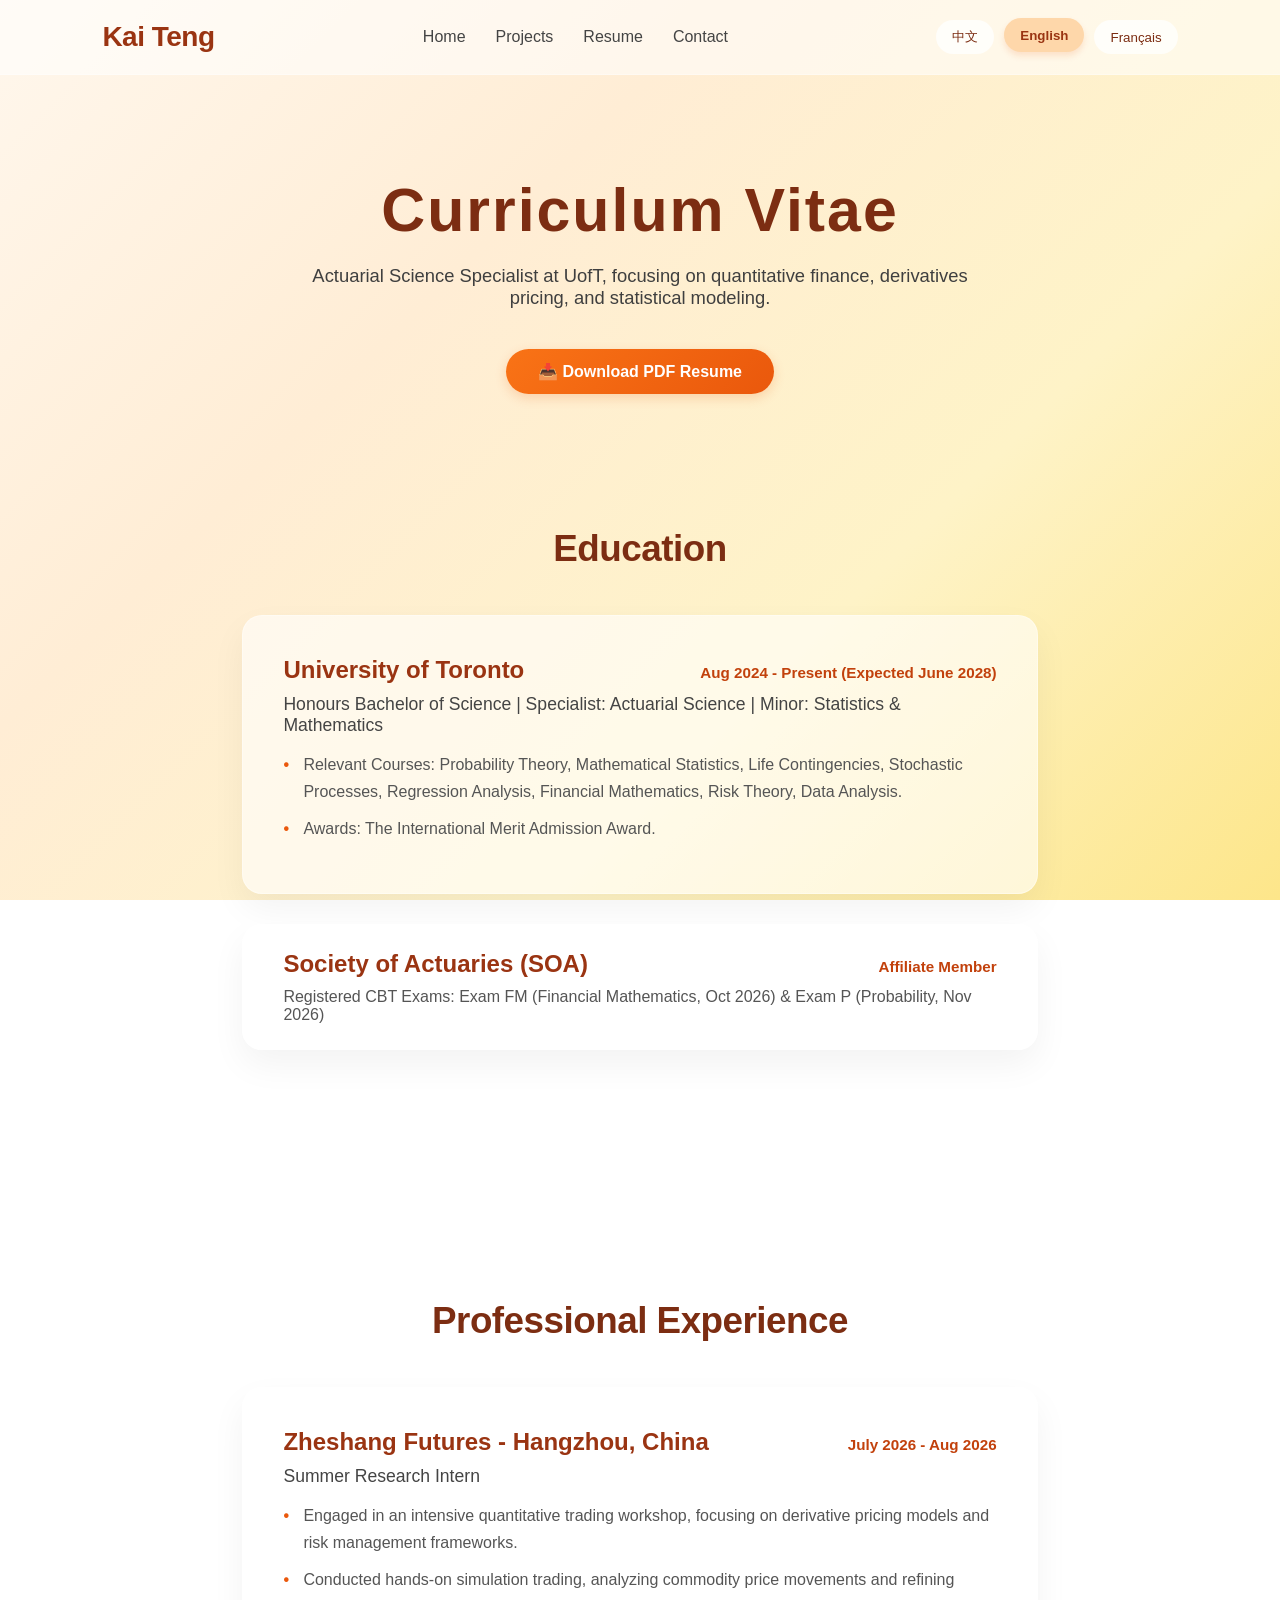
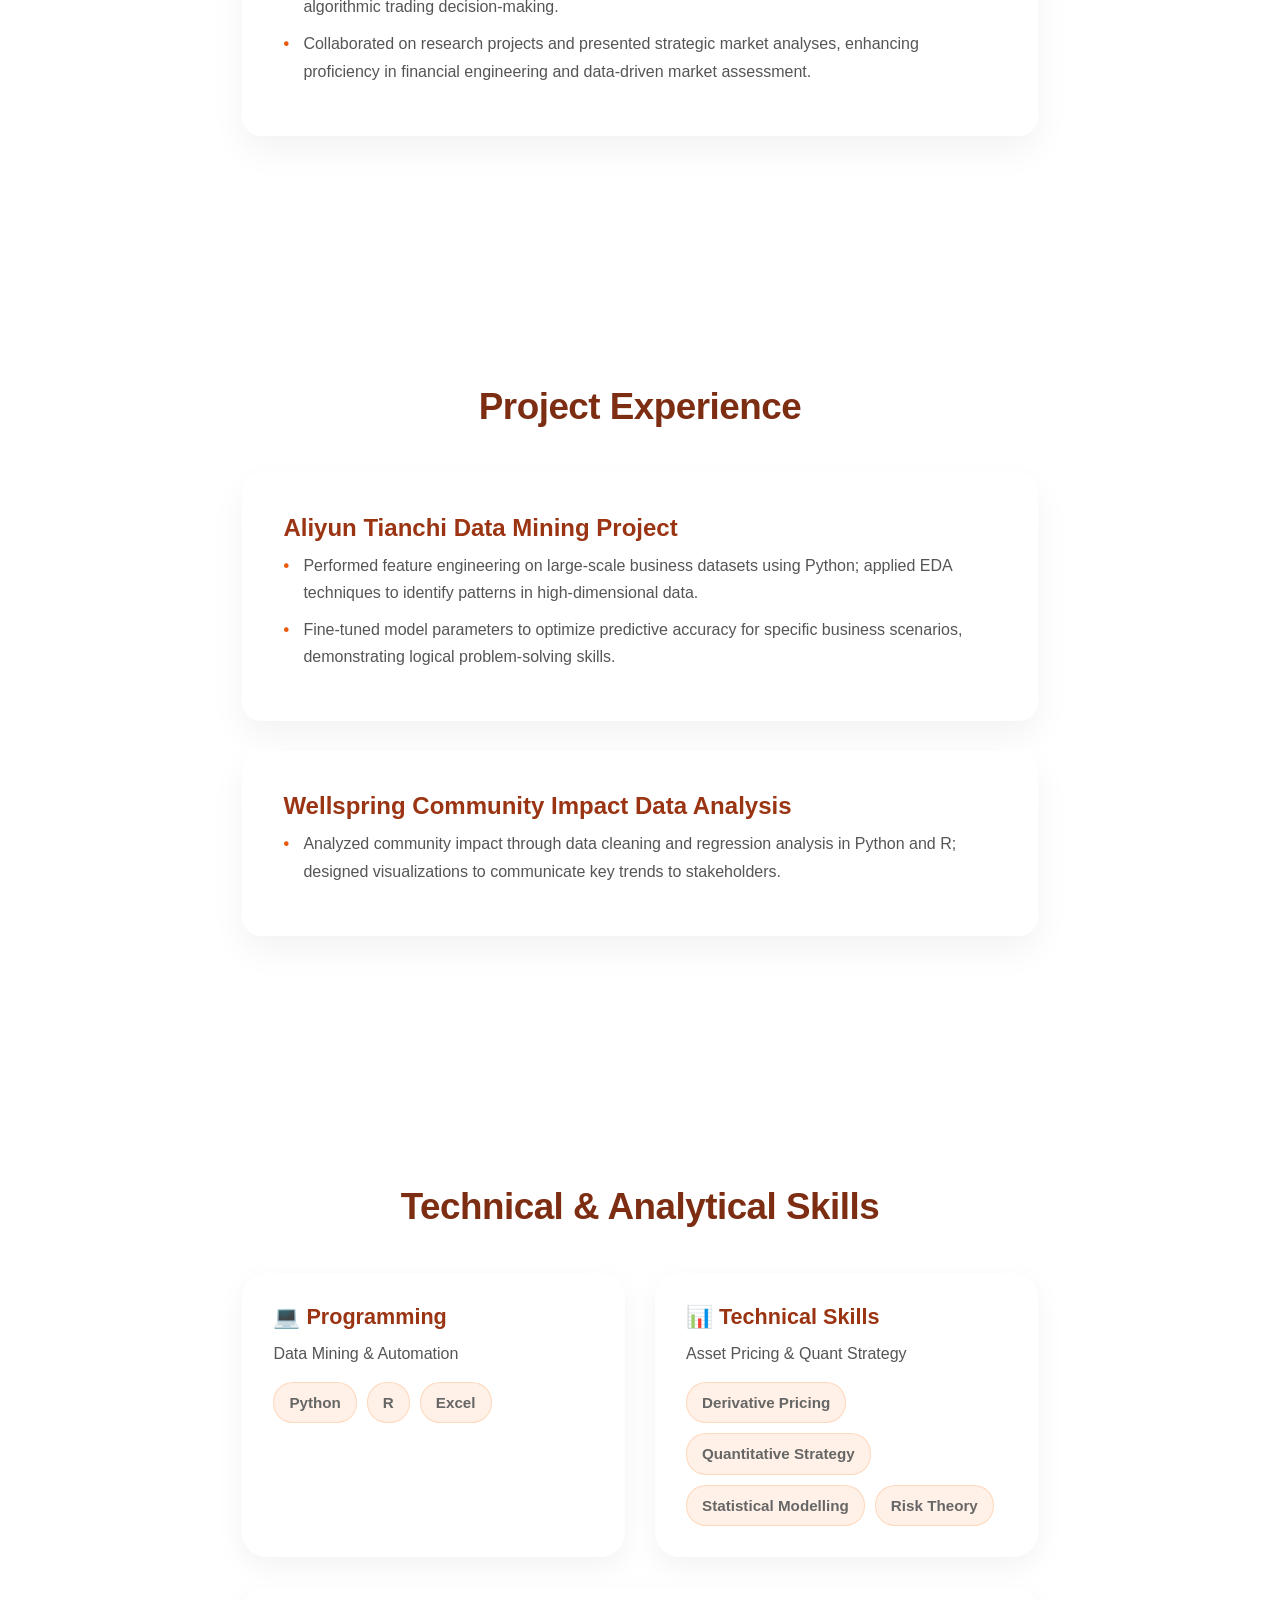
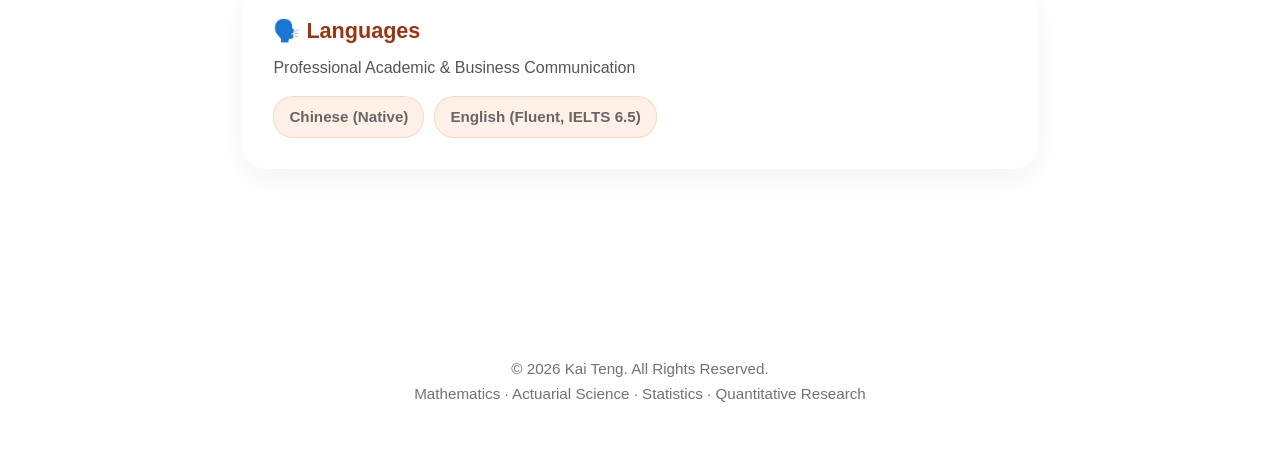
<file: resume.html>
<!DOCTYPE html>
<html lang="en">
<head>
    <meta charset="UTF-8">
    <meta name="viewport" content="width=device-width, initial-scale=1.0">
    <title
        data-cn="简历 | 滕凯 (Kai Teng)"
        data-en="Resume | Kai Teng"
        data-fr="CV | Kai Teng">
        Resume | Kai Teng
    </title>

    <link rel="stylesheet" href="css/style.css">
    <link rel="stylesheet" href="css/animation.css">
    <link rel="stylesheet" href="css/responsive.css">

    <style>
        /* 针对简历页面的专属排版优化 */
        .resume-section {
            max-width: 1000px;
            margin: 0 auto 60px;
        }
        .resume-block {
            background: rgba(255, 255, 255, 0.6);
            backdrop-filter: blur(15px);
            border: 1px solid rgba(255, 255, 255, 0.35);
            border-radius: 20px;
            padding: 40px;
            margin-bottom: 30px;
            box-shadow: 0 15px 35px rgba(0, 0, 0, 0.05);
            text-align: left;
            transition: transform 0.3s;
        }
        .resume-block:hover {
            transform: translateY(-5px);
            border-color: #ea580c;
        }
        .resume-header {
            display: flex;
            justify-content: space-between;
            align-items: baseline;
            margin-bottom: 10px;
            flex-wrap: wrap;
        }
        .resume-title {
            font-size: 1.5rem;
            color: #9a3412;
            font-weight: bold;
        }
        .resume-date {
            color: #c2410c;
            font-weight: 600;
            font-size: 0.95rem;
        }
        .resume-subtitle {
            font-size: 1.1rem;
            color: #444;
            margin-bottom: 15px;
            font-weight: 500;
        }
        .resume-list {
            list-style-type: none;
            padding-left: 0;
        }
        .resume-list li {
            position: relative;
            padding-left: 20px;
            margin-bottom: 10px;
            line-height: 1.7;
            color: #555;
        }
        .resume-list li::before {
            content: "•";
            color: #ea580c;
            position: absolute;
            left: 0;
            font-weight: bold;
        }
        /* 技能标签增强 */
        .skill-tags {
            display: flex;
            flex-wrap: wrap;
            gap: 10px;
            margin-top: 15px;
        }
        .skill-tag {
            background: rgba(249, 115, 22, 0.1);
            color: #c2410c;
            padding: 6px 15px;
            border-radius: 20px;
            font-size: 0.9rem;
            font-weight: 600;
            border: 1px solid rgba(249, 115, 22, 0.2);
        }
    </style>
</head>

<body>

<!-- ==========================
     Navigation
=========================== -->
<header class="navbar">
    <div class="logo">Kai Teng</div>
    <nav>
        <ul class="nav-links">
            <li><a href="index.html" data-cn="首页" data-en="Home" data-fr="Accueil">Home</a></li>
            <li><a href="projects.html" data-cn="项目" data-en="Projects" data-fr="Projets">Projects</a></li>
            <li><a href="resume.html" data-cn="简历" data-en="Resume" data-fr="CV">Resume</a></li>
            <li><a href="contact.html" data-cn="联系" data-en="Contact" data-fr="Contact">Contact</a></li>
        </ul>
    </nav>

    <div class="language-switch">
        <button onclick="changeLanguage('cn')">中文</button>
        <button onclick="changeLanguage('en')">English</button>
        <button onclick="changeLanguage('fr')">Français</button>
    </div>
</header>

<!-- ==========================
     Resume Hero
=========================== -->
<section class="hero reveal" style="min-height: 40vh; padding-top: 100px; padding-bottom: 40px;">
    <div class="hero-content">
        <h1 class="hero-title" style="font-size: 3.8rem; font-weight: 800; letter-spacing: 2px;"
            data-cn="个人履历"
            data-en="Curriculum Vitae"
            data-fr="Curriculum Vitae">
            Curriculum Vitae
        </h1>
        <p data-cn="多伦多大学精算学专修学者，专注于量化金融、衍生品定价与统计建模。"
           data-en="Actuarial Science Specialist at UofT, focusing on quantitative finance, derivatives pricing, and statistical modeling."
           data-fr="Spécialiste en Actuariat à l'UofT, spécialisé en finance quantitative, tarification des dérivés et modélisation statistique."
           style="font-size: 1.15rem; max-width: 700px; margin: 0 auto 30px;">
            Actuarial Science Specialist at UofT, focusing on quantitative finance, derivatives pricing, and statistical modeling.
        </p>
        <a href="assets/documents/resume.pdf" class="btn glow-button" target="_blank"
           data-cn="📥 下载 PDF 完整简历"
           data-en="📥 Download PDF Resume"
           data-fr="📥 Télécharger le CV PDF">
            📥 Download PDF Resume
        </a>
    </div>
</section>

<!-- ==========================
     Education
=========================== -->
<section class="reveal resume-section">
    <h2 class="section-title" data-cn="教育背景" data-en="Education" data-fr="Formation Académique">
        Education
    </h2>

    <div class="resume-block">
        <div class="resume-header">
            <div class="resume-title" data-cn="多伦多大学 (University of Toronto)" data-en="University of Toronto" data-fr="Université de Toronto">University of Toronto</div>
            <div class="resume-date" data-cn="2024年8月 - 至今 (预计毕业：2028年6月)" data-en="Aug 2024 - Present (Expected June 2028)" data-fr="Août 2024 - Présent (Obtention prévue : Juin 2028)">Aug 2024 - Present (Expected June 2028)</div>
        </div>
        <div class="resume-subtitle" 
             data-cn="理学荣誉学士 | 专修：精算学 | 辅修：统计学与数学" 
             data-en="Honours Bachelor of Science | Specialist: Actuarial Science | Minor: Statistics & Mathematics" 
             data-fr="Licence Spécialisée en Sciences | Spécialisation : Actuariat | Mineure : Statistiques et Mathématiques">
             Honours Bachelor of Science | Specialist: Actuarial Science | Minor: Statistics & Mathematics
        </div>
        <ul class="resume-list">
            <li data-cn="相关课程：概率论、数理统计、寿险精算、随机过程、回归分析、金融数学、风险理论、数据分析" 
                data-en="Relevant Courses: Probability Theory, Mathematical Statistics, Life Contingencies, Stochastic Processes, Regression Analysis, Financial Mathematics, Risk Theory, Data Analysis." 
                data-fr="Cours Pertinents : Théorie des Probabilités, Statistiques Mathématiques, Mathématiques Financières, Théorie du Risque, Analyse de Données.">
                Relevant Courses: Probability Theory, Mathematical Statistics, Life Contingencies, Stochastic Processes, Regression Analysis, Financial Mathematics, Risk Theory, Data Analysis.
            </li>
            <li data-cn="奖项：国际优秀录取奖学金" 
                data-en="Awards: The International Merit Admission Award." 
                data-fr="Prix : Bourse d'admission au mérite international.">
                Awards: The International Merit Admission Award.
            </li>
        </ul>
    </div>

    <!-- 资质与证书 (保留了您原有的结构) -->
    <div class="resume-block" style="padding: 25px 40px;">
        <div class="resume-header" style="margin-bottom: 0;">
            <div class="resume-title" data-cn="北美精算师协会 (SOA)" data-en="Society of Actuaries (SOA)" data-fr="Society of Actuaries (SOA)">Society of Actuaries (SOA)</div>
            <div class="resume-date" data-cn="附属会员 (Affiliate Member)" data-en="Affiliate Member" data-fr="Membre Affilié">Affiliate Member</div>
        </div>
        <p style="color: #555; margin-top: 10px;" 
           data-cn="已注册计算化机考：Exam FM (金融数学, 2026年10月) & Exam P (概率论, 2026年11月)"
           data-en="Registered CBT Exams: Exam FM (Financial Mathematics, Oct 2026) & Exam P (Probability, Nov 2026)"
           data-fr="Examens Enregistrés : Exam FM (Mathématiques Financières, Oct 2026) & Exam P (Probabilités, Nov 2026)">
           Registered CBT Exams: Exam FM (Financial Mathematics, Oct 2026) & Exam P (Probability, Nov 2026)
        </p>
    </div>
</section>

<!-- ==========================
     Experience
=========================== -->
<section class="reveal resume-section">
    <h2 class="section-title" data-cn="行业经验" data-en="Professional Experience" data-fr="Expérience Professionnelle">
        Professional Experience
    </h2>

    <div class="resume-block">
        <div class="resume-header">
            <div class="resume-title" data-cn="浙商期货 (Zheshang Futures)" data-en="Zheshang Futures - Hangzhou, China" data-fr="Zheshang Futures">Zheshang Futures - Hangzhou, China</div>
            <div class="resume-date" data-cn="2026年7月 - 2026年8月" data-en="July 2026 - Aug 2026" data-fr="Juil 2026 - Août 2026">July 2026 - Aug 2026</div>
        </div>
        <div class="resume-subtitle" data-cn="暑期研究实习生" data-en="Summer Research Intern" data-fr="Stagiaire en Recherche d'Été">Summer Research Intern</div>
        <ul class="resume-list">
            <li data-cn="参与密集的量化交易研讨会，重点关注衍生品定价模型和风险管理框架。" 
                data-en="Engaged in an intensive quantitative trading workshop, focusing on derivative pricing models and risk management frameworks." 
                data-fr="Participation à un atelier intensif de trading quantitatif, axé sur les modèles de tarification des dérivés.">
                Engaged in an intensive quantitative trading workshop, focusing on derivative pricing models and risk management frameworks.
            </li>
            <li data-cn="进行模拟交易实践，分析商品价格走势并完善算法交易决策。" 
                data-en="Conducted hands-on simulation trading, analyzing commodity price movements and refining algorithmic trading decision-making." 
                data-fr="Réalisation de transactions de simulation pratiques, analyse des mouvements de prix des matières premières.">
                Conducted hands-on simulation trading, analyzing commodity price movements and refining algorithmic trading decision-making.
            </li>
            <li data-cn="合作开展研究项目并展示战略市场分析，提升在金融工程和数据驱动市场评估方面的熟练度。" 
                data-en="Collaborated on research projects and presented strategic market analyses, enhancing proficiency in financial engineering and data-driven market assessment." 
                data-fr="Collaboration sur des projets de recherche et présentation d'analyses de marché stratégiques.">
                Collaborated on research projects and presented strategic market analyses, enhancing proficiency in financial engineering and data-driven market assessment.
            </li>
        </ul>
    </div>
</section>

<!-- ==========================
     Project Experience
=========================== -->
<section class="reveal resume-section">
    <h2 class="section-title" data-cn="项目经验" data-en="Project Experience" data-fr="Expérience de Projet">
        Project Experience
    </h2>

    <!-- Project 1 -->
    <div class="resume-block">
        <div class="resume-header">
            <div class="resume-title" data-cn="Aliyun Tianchi 数据挖掘项目" data-en="Aliyun Tianchi Data Mining Project" data-fr="Projet d'Exploration de Données Aliyun Tianchi">Aliyun Tianchi Data Mining Project</div>
        </div>
        <ul class="resume-list">
            <li data-cn="使用 Python 对大规模商业数据集进行特征工程；应用 EDA 技术识别高维数据中的模式。" 
                data-en="Performed feature engineering on large-scale business datasets using Python; applied EDA techniques to identify patterns in high-dimensional data." 
                data-fr="Ingénierie des caractéristiques sur des ensembles de données commerciales à grande échelle à l'aide de Python; application de techniques d'EDA.">
                Performed feature engineering on large-scale business datasets using Python; applied EDA techniques to identify patterns in high-dimensional data.
            </li>
            <li data-cn="微调模型参数，优化特定业务场景的预测准确性，展现逻辑解决问题能力。" 
                data-en="Fine-tuned model parameters to optimize predictive accuracy for specific business scenarios, demonstrating logical problem-solving skills." 
                data-fr="Ajustement des paramètres du modèle pour optimiser la précision prédictive de scénarios commerciaux spécifiques.">
                Fine-tuned model parameters to optimize predictive accuracy for specific business scenarios, demonstrating logical problem-solving skills.
            </li>
        </ul>
    </div>

    <!-- Project 2 -->
    <div class="resume-block">
        <div class="resume-header">
            <div class="resume-title" data-cn="Wellspring 社区影响数据分析" data-en="Wellspring Community Impact Data Analysis" data-fr="Analyse des Données d'Impact Communautaire Wellspring">Wellspring Community Impact Data Analysis</div>
        </div>
        <ul class="resume-list">
            <li data-cn="使用 Python 和 R 通过数据清理和回归分析来分析社区影响；设计可视化图表，向利益相关者传达关键趋势。" 
                data-en="Analyzed community impact through data cleaning and regression analysis in Python and R; designed visualizations to communicate key trends to stakeholders." 
                data-fr="Analyse de l'impact communautaire grâce au nettoyage des données et à l'analyse de régression en Python et R.">
                Analyzed community impact through data cleaning and regression analysis in Python and R; designed visualizations to communicate key trends to stakeholders.
            </li>
        </ul>
    </div>
</section>

<!-- ==========================
     Skills
=========================== -->
<section class="reveal resume-section">
    <h2 class="section-title" data-cn="专业技能" data-en="Technical & Analytical Skills" data-fr="Compétences Techniques">
        Technical & Analytical Skills
    </h2>

    <div class="projects-grid" style="grid-template-columns: repeat(2, 1fr); gap: 30px;">
        
        <!-- Programming -->
        <div class="card" style="min-height: auto; text-align: left; padding: 30px;">
            <h3 style="color: #9a3412; margin-bottom: 10px;" data-cn="💻 编程语言" data-en="💻 Programming" data-fr="💻 Programmation">💻 Programming</h3>
            <p data-cn="数据挖掘与自动化开发" data-en="Data Mining & Automation" data-fr="Exploration de Données & Automatisation">Data Mining & Automation</p>
            <div class="skill-tags">
                <span class="skill-tag">Python</span>
                <span class="skill-tag">R</span>
                <span class="skill-tag">Excel</span>
            </div>
        </div>

        <!-- Quant Stack -->
        <div class="card" style="min-height: auto; text-align: left; padding: 30px;">
            <h3 style="color: #9a3412; margin-bottom: 10px;" data-cn="📊 专业技术" data-en="📊 Technical Skills" data-fr="📊 Compétences Techniques">📊 Technical Skills</h3>
            <p data-cn="资产定价与量化策略推导" data-en="Asset Pricing & Quant Strategy" data-fr="Tarification des Actifs & Stratégie Quantitative">Asset Pricing & Quant Strategy</p>
            <div class="skill-tags">
                <span class="skill-tag">Derivative Pricing</span>
                <span class="skill-tag">Quantitative Strategy</span>
                <span class="skill-tag">Statistical Modelling</span>
                <span class="skill-tag">Risk Theory</span>
            </div>
        </div>

        <!-- Languages -->
        <div class="card" style="grid-column: 1 / -1; min-height: auto; text-align: left; padding: 30px;">
            <h3 style="color: #9a3412; margin-bottom: 10px;" data-cn="🗣️ 语言能力" data-en="🗣️ Languages" data-fr="🗣️ Langues">🗣️ Languages</h3>
            <p data-cn="专业学术交流与商业汇报" data-en="Professional Academic & Business Communication" data-fr="Communication Professionnelle et Académique">Professional Academic & Business Communication</p>
            <div class="skill-tags">
                <span class="skill-tag">Chinese (Native)</span>
                <span class="skill-tag">English (Fluent, IELTS 6.5)</span>
            </div>
        </div>

    </div>
</section>

<!-- ==========================
     Footer
=========================== -->
<footer style="margin-top: 40px;">
    <p>© 2026 Kai Teng. All Rights Reserved.</p>
    <p data-cn="数学 · 精算科学 · 统计 · 量化研究" 
       data-en="Mathematics · Actuarial Science · Statistics · Quantitative Research" 
       data-fr="Mathématiques · Actuariat · Statistiques · Recherche Quantitative">
       Mathematics · Actuarial Science · Statistics · Quantitative Research
    </p>
</footer>

<script src="js/language.js"></script>
<script src="js/reveal.js"></script>
<script src="js/effects.js"></script>
<script src="js/main.js"></script>

</body>
</html>
</file>
<file: css/style.css>
/* =====================================
   Global Reset
===================================== */
*{
    margin: 0;
    padding: 0;
    box-sizing: border-box;
}

html{
    scroll-behavior: smooth;
}

body{
    font-family: "Inter", "Segoe UI", Arial, sans-serif;
    color: #3f3f3f;
    min-height: 100vh;
    background: linear-gradient(
        135deg,
        #fff7ed,
        #ffedd5,
        #fef3c7,
        #fde68a
    );
    background-attachment: fixed;
    overflow-x: hidden;
}

/* =====================================
   Navigation
===================================== */
.navbar{
    width: 100%;
    padding: 20px 8%;
    display: flex;
    justify-content: space-between;
    align-items: center;
    position: sticky;
    top: 0;
    z-index: 999;
    background: rgba(255, 255, 255, 0.55);
    backdrop-filter: blur(15px);
    -webkit-backdrop-filter: blur(15px);
    border-bottom: 1px solid rgba(255, 255, 255, 0.3);
}

.logo{
    font-size: 28px;
    font-weight: 700;
    color: #9a3412;
    letter-spacing: -0.5px;
}

.nav-links{
    display: flex;
    gap: 30px;
    list-style: none;
}

.nav-links a{
    text-decoration: none;
    color: #444;
    font-weight: 500;
    transition: color 0.3s ease;
}

.nav-links a:hover{
    color: #ea580c;
}

.language-switch{
    display: flex;
    gap: 10px;
}

.language-switch button{
    border: none;
    cursor: pointer;
    padding: 8px 16px;
    border-radius: 30px;
    background: rgba(255, 255, 255, 0.75);
    color: #7c2d12;
    font-weight: 500;
    transition: all 0.3s ease;
}

.language-switch button:hover{
    transform: translateY(-2px);
    background: #fed7aa;
    box-shadow: 0 4px 12px rgba(234, 88, 12, 0.15);
}

/* =====================================
   Hero Section
===================================== */
.hero{
    min-height: 85vh;
    display: flex;
    justify-content: center;
    align-items: center;
    text-align: center;
    padding: 80px 10%;
}

.hero-content{
    max-width: 850px;
}

.profile-img{
    width: 180px;
    height: 180px;
    border-radius: 50%;
    object-fit: cover;
    margin-bottom: 30px;
    box-shadow: 0 20px 40px rgba(0, 0, 0, 0.12);
    border: 3px solid rgba(255, 255, 255, 0.8);
}

.hero-title{
    font-size: 3.2rem;
    color: #7c2d12;
    margin-bottom: 20px;
    letter-spacing: -1px;
}

.hero-subtitle{
    font-size: 1.4rem;
    margin-bottom: 15px;
    color: #431407;
    font-weight: 600;
}

.hero-field{
    color: #c2410c;
    margin-bottom: 25px;
    font-weight: 600;
    letter-spacing: 0.5px;
}

.hero-description{
    font-size: 1.15rem;
    line-height: 1.8;
    color: #555;
}

.hero-interests{
    display: flex;
    justify-content: center;
    gap: 15px;
    flex-wrap: wrap;
    margin: 25px 0;
}

.hero-interests p{
    padding: 8px 18px;
    border-radius: 30px;
    background: rgba(249, 115, 22, 0.12);
    color: #c2410c;
    font-weight: 600;
    font-size: 0.95rem;
    border: 1px solid rgba(249, 115, 22, 0.2);
}

.hero-buttons{
    margin-top: 30px;
}

/* =====================================
   Buttons
===================================== */
.btn{
    display: inline-block;
    padding: 13px 32px;
    margin: 10px;
    border-radius: 40px;
    text-decoration: none;
    color: white;
    background: linear-gradient(
        135deg,
        #f97316,
        #ea580c
    );
    font-weight: 600;
    transition: all 0.35s cubic-bezier(0.16, 1, 0.3, 1);
    box-shadow: 0 4px 12px rgba(234, 88, 12, 0.2);
}

.btn:hover{
    transform: translateY(-4px);
    box-shadow: 0 12px 25px rgba(234, 88, 12, 0.35);
}

/* =====================================
   Sections
===================================== */
section{
    padding: 80px 8%;
}

.section-title{
    text-align: center;
    font-size: 2.3rem;
    color: #7c2d12;
    margin-bottom: 45px;
    letter-spacing: -0.5px;
}

/* =====================================
   About Section
===================================== */
.about{
    padding-bottom: 100px;
}

.info-box{
    max-width: 950px;
    margin: 0 auto 60px;
    padding: 40px;
    border-radius: 25px;
    background: rgba(255, 255, 255, 0.6);
    backdrop-filter: blur(15px);
    -webkit-backdrop-filter: blur(15px);
    line-height: 1.9;
    box-shadow: 0 15px 35px rgba(0, 0, 0, 0.06);
    border: 1px solid rgba(255, 255, 255, 0.4);
}

.info-box p{
    margin-bottom: 20px;
    color: #444;
}

.info-box p:last-child{
    margin-bottom: 0;
}

/* =====================================
   Grid System
===================================== */
.about-grid,
.skills-grid,
.research-grid,
.contact-grid,
.projects-grid{
    display: grid;
    gap: 30px;
    max-width: 1100px;
    margin: auto;
}

.about-grid{
    grid-template-columns: repeat(3, 1fr);
}

.skills-grid{
    grid-template-columns: repeat(2, 1fr);
}

.research-grid{
    grid-template-columns: repeat(3, 1fr);
}

.contact-grid{
    grid-template-columns: repeat(3, 1fr);
}

.projects-grid{
    grid-template-columns: repeat(2, 1fr);
    gap: 35px;
}

/* =====================================
   Cards (纯 CSS 丝滑悬浮反馈，不依赖 JS 3D)
===================================== */
.card{
    padding: 35px;
    border-radius: 25px;
    background: rgba(255, 255, 255, 0.65);
    backdrop-filter: blur(15px);
    -webkit-backdrop-filter: blur(15px);
    box-shadow: 0 10px 30px rgba(0, 0, 0, 0.05);
    transition: all 0.35s cubic-bezier(0.16, 1, 0.3, 1);
    text-align: center;
    border: 1px solid rgba(255, 255, 255, 0.4);
}

.card:hover{
    transform: translateY(-8px);
    box-shadow: 0 20px 40px rgba(154, 52, 18, 0.1);
    border-color: rgba(249, 115, 22, 0.3);
    background: rgba(255, 255, 255, 0.8);
}

.card h3{
    color: #9a3412;
    margin-bottom: 18px;
    font-size: 1.35rem;
}

.card p{
    line-height: 1.7;
    margin-bottom: 15px;
    color: #555;
}

.card span{
    font-size: 0.95rem;
    line-height: 1.8;
    color: #666;
    display: block;
}

.about-grid .card{
    min-height: 280px;
}

/* =====================================
   Project Cards
===================================== */
.project-card{
    min-height: 320px;
    padding: 35px;
    border-radius: 25px;
    background: rgba(255, 255, 255, 0.65);
    backdrop-filter: blur(15px);
    -webkit-backdrop-filter: blur(15px);
    box-shadow: 0 10px 30px rgba(0, 0, 0, 0.05);
    border: 1px solid rgba(255, 255, 255, 0.4);
    display: flex;
    flex-direction: column;
    justify-content: flex-start;
    text-align: left;
    transition: all 0.35s cubic-bezier(0.16, 1, 0.3, 1);
}

.project-card:hover{
    transform: translateY(-8px);
    box-shadow: 0 20px 40px rgba(154, 52, 18, 0.1);
    border-color: rgba(249, 115, 22, 0.3);
    background: rgba(255, 255, 255, 0.8);
}

.project-card h3{
    font-size: 22px;
    color: #9a3412;
    margin-bottom: 15px;
}

.project-card p{
    line-height: 1.7;
    margin-bottom: 20px;
    color: #555;
}

.project-method{
    font-size: 0.95rem;
    color: #c2410c;
    font-weight: 600;
    margin-bottom: 15px;
}

.project-card .btn{
    width: max-content;
    margin-top: auto;
    margin-left: 0;
    margin-right: 0;
}

/* =====================================
   Special Card Heights
===================================== */
.research-card{
    min-height: 220px;
}

.skill-card{
    min-height: 240px;
}

.contact-card{
    min-height: 220px;
}

/* =====================================
   Footer
===================================== */
footer{
    text-align: center;
    padding: 50px 20px;
    color: #78716c;
    background: rgba(255, 255, 255, 0.3);
    border-top: 1px solid rgba(255, 255, 255, 0.3);
}

footer p{
    margin-bottom: 8px;
    font-size: 0.95rem;
}

/* =====================================
   Smooth Reveal Compatibility
===================================== */
.reveal{
    opacity: 0;
    transform: translateY(35px);
    transition: opacity 0.8s cubic-bezier(0.16, 1, 0.3, 1), 
                transform 0.8s cubic-bezier(0.16, 1, 0.3, 1);
}

.reveal.active{
    opacity: 1;
    transform: translateY(0);
}

/* =====================================
   Button Glow Enhancement
===================================== */
.glow-button{
    position: relative;
    overflow: hidden;
}

.glow-button::before{
    content: "";
    position: absolute;
    top: 0;
    left: -120%;
    width: 80%;
    height: 100%;
    background: linear-gradient(
        120deg,
        transparent,
        rgba(255, 255, 255, 0.6),
        transparent
    );
    transition: 0.6s cubic-bezier(0.16, 1, 0.3, 1);
}

.glow-button:hover::before{
    left: 120%;
}

/* =====================================
   Avatar Floating Animation
===================================== */
.avatar-float{
    animation: floatAvatar 4s ease-in-out infinite;
}

@keyframes floatAvatar{
    0%, 100%{
        transform: translateY(0);
    }
    50%{
        transform: translateY(-10px);
    }
}

/* =====================================
   Responsive Design
===================================== */
@media(max-width: 1100px){
    .about-grid,
    .research-grid,
    .contact-grid{
        grid-template-columns: repeat(2, 1fr);
    }
}

@media(max-width: 900px){
    .navbar{
        flex-direction: column;
        gap: 15px;
        padding: 15px 5%;
    }

    .nav-links{
        gap: 20px;
        flex-wrap: wrap;
        justify-content: center;
    }

    .hero-title{
        font-size: 2.5rem;
    }

    .skills-grid,
    .projects-grid,
    .research-grid,
    .contact-grid,
    .about-grid{
        grid-template-columns: 1fr;
    }

    section{
        padding: 60px 5%;
    }
}

@media(max-width: 600px){
    .profile-img{
        width: 130px;
        height: 130px;
    }

    .hero-title{
        font-size: 2rem;
    }

    .hero-subtitle{
        font-size: 1.1rem;
    }

    .info-box,
    .card,
    .project-card{
        padding: 25px;
    }
}
</file>
<file: css/animation.css>
/* =====================================
   animation.css
   High-Performance Website Animation System
===================================== */

/* =========================
   1. Page Load Fade In
========================= */
body {
    opacity: 0;
    animation: pageFadeIn 0.8s cubic-bezier(0.16, 1, 0.3, 1) forwards;
}

@keyframes pageFadeIn {
    from {
        opacity: 0;
    }
    to {
        opacity: 1;
    }
}

/* =========================
   2. Hero Floating Animation
========================= */
.hero-content {
    animation: floating 5s ease-in-out infinite;
}

@keyframes floating {
    0%, 100% {
        transform: translateY(0);
    }
    50% {
        transform: translateY(-10px);
    }
}

/* =========================
   3. Scroll Reveal Animation
========================= */
.reveal {
    opacity: 0;
    transform: translateY(35px);
    transition: opacity 0.8s cubic-bezier(0.16, 1, 0.3, 1), 
                transform 0.8s cubic-bezier(0.16, 1, 0.3, 1);
}

.reveal.active {
    opacity: 1;
    transform: translateY(0);
}

/* =========================
   4. Card Stagger Entrance Delay
   (阶梯式渐显，增强多卡片同屏出现的错落感)
========================= */
.projects-grid .card:nth-child(1),
.about-grid .card:nth-child(1),
.skills-grid .card:nth-child(1),
.research-grid .card:nth-child(1),
.contact-grid .card:nth-child(1) {
    transition-delay: 0.1s;
}

.projects-grid .card:nth-child(2),
.about-grid .card:nth-child(2),
.skills-grid .card:nth-child(2),
.research-grid .card:nth-child(2),
.contact-grid .card:nth-child(2) {
    transition-delay: 0.2s;
}

.projects-grid .card:nth-child(3),
.about-grid .card:nth-child(3),
.skills-grid .card:nth-child(3),
.research-grid .card:nth-child(3),
.contact-grid .card:nth-child(3) {
    transition-delay: 0.3s;
}

.projects-grid .card:nth-child(4) {
    transition-delay: 0.4s;
}

/* =========================
   5. Button Glow Animation
========================= */
.btn {
    position: relative;
    overflow: hidden;
}

.btn::before {
    content: "";
    position: absolute;
    top: 0;
    left: -120%;
    width: 80%;
    height: 100%;
    background: linear-gradient(
        120deg,
        transparent,
        rgba(255, 255, 255, 0.5),
        transparent
    );
    transition: 0.6s cubic-bezier(0.16, 1, 0.3, 1);
}

.btn:hover::before {
    left: 120%;
}

/* =========================
   6. Avatar Floating Animation
========================= */
.profile-img {
    animation: avatarFloat 4s ease-in-out infinite;
}

@keyframes avatarFloat {
    0%, 100% {
        transform: translateY(0);
    }
    50% {
        transform: translateY(-12px);
    }
}
</file>
<file: css/responsive.css>
/* =====================================
   responsive.css
   Multi-Device Responsive Design System
===================================== */

/* =========================
   Tablet View (max-width: 1024px)
========================= */
@media (max-width: 1024px) {
    .navbar {
        padding: 18px 5%;
    }

    .nav-links {
        gap: 20px;
    }

    section {
        padding: 70px 6%;
    }

    .hero-title {
        font-size: 2.7rem;
    }

    /* Grids collapse to 2 columns */
    .about-grid,
    .skills-grid,
    .research-grid,
    .contact-grid,
    .projects-grid {
        grid-template-columns: repeat(2, 1fr);
        gap: 30px;
    }
}

/* =========================
   Mobile View (max-width: 768px)
========================= */
@media (max-width: 768px) {
    body {
        overflow-x: hidden;
    }

    /* Navigation */
    .navbar {
        flex-direction: column;
        gap: 18px;
        padding: 18px 20px;
    }

    .logo {
        font-size: 24px;
    }

    .nav-links {
        flex-wrap: wrap;
        justify-content: center;
        gap: 15px;
    }

    .language-switch {
        justify-content: center;
    }

    /* Hero */
    .hero {
        min-height: auto;
        padding: 70px 20px;
    }

    .profile-img {
        width: 140px;
        height: 140px;
    }

    .hero-title {
        font-size: 2.1rem;
    }

    .hero-subtitle {
        font-size: 1.1rem;
    }

    .hero-field {
        font-size: 1rem;
    }

    .hero-description {
        font-size: 1rem;
        line-height: 1.7;
    }

    .hero-interests {
        gap: 10px;
    }

    .hero-interests p {
        font-size: 0.9rem;
        padding: 7px 14px;
    }

    /* Sections */
    section {
        padding: 55px 20px;
    }

    .section-title {
        font-size: 1.9rem;
        margin-bottom: 35px;
    }

    /* Info Box */
    .info-box {
        padding: 25px;
        border-radius: 20px;
    }

    .info-box p {
        font-size: 0.95rem;
    }

    /* All Grids collapse to single column */
    .about-grid,
    .skills-grid,
    .research-grid,
    .projects-grid,
    .contact-grid {
        grid-template-columns: 1fr;
        gap: 25px;
    }

    /* Cards */
    .card,
    .project-card {
        padding: 25px;
        min-height: auto; /* 移动端自适应高度，防止文字过长溢出 */
    }

    .card h3 {
        font-size: 1.2rem;
    }

    .card p {
        font-size: 0.95rem;
    }

    /* Buttons */
    .btn {
        padding: 12px 25px;
        font-size: 0.95rem;
    }
}

/* =========================
   Small Mobile View (max-width: 480px)
========================= */
@media (max-width: 480px) {
    .logo {
        font-size: 22px;
    }

    .nav-links a {
        font-size: 0.9rem;
    }

    .language-switch button {
        padding: 7px 12px;
        font-size: 0.85rem;
    }

    .hero-title {
        font-size: 1.8rem;
    }

    .profile-img {
        width: 120px;
        height: 120px;
    }

    .section-title {
        font-size: 1.65rem;
    }

    .card,
    .project-card {
        padding: 22px;
    }
}
</file>
